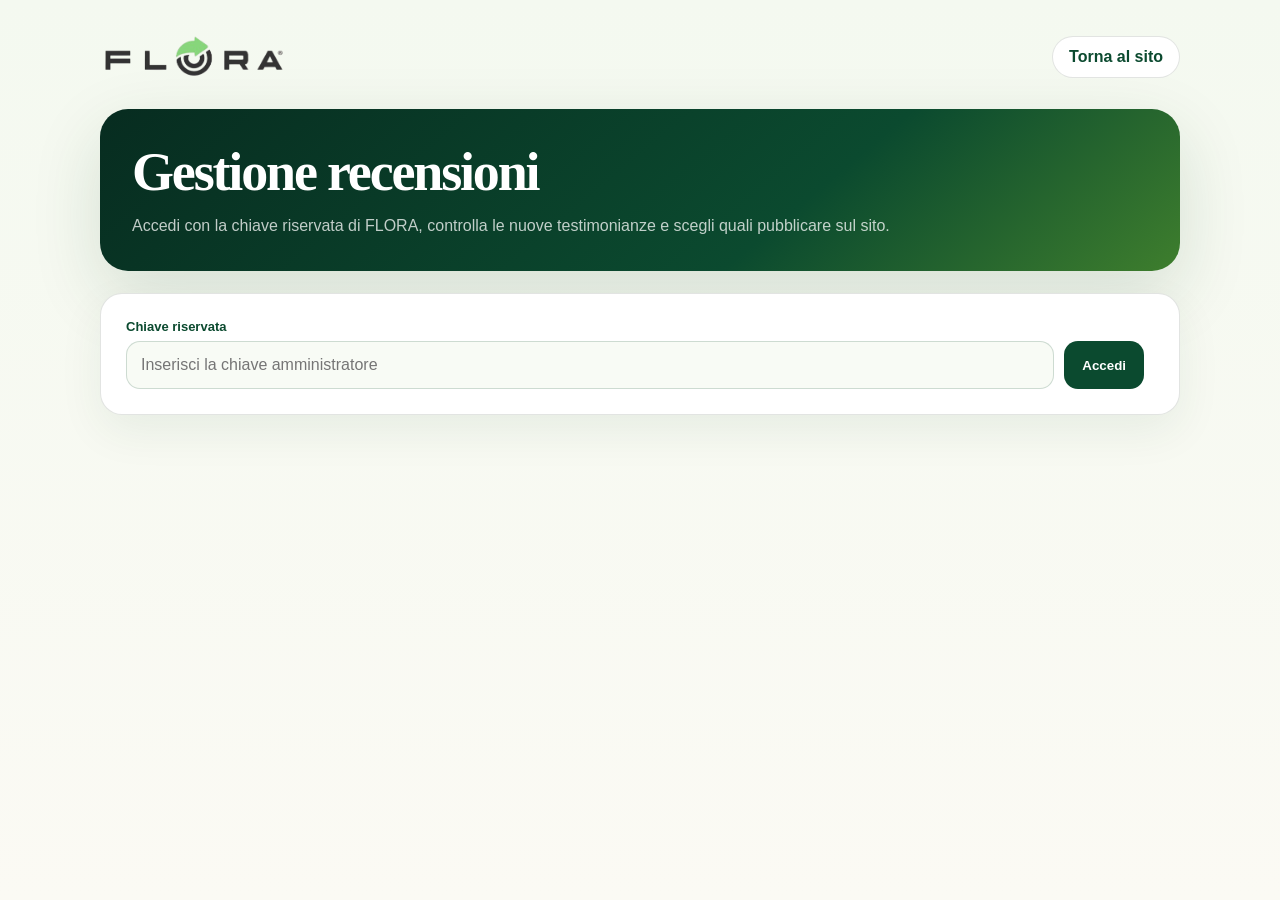
<file: admin-recensioni.html>
<!DOCTYPE html>
<html lang="it">
<head>
  <meta charset="UTF-8">
  <meta name="viewport" content="width=device-width, initial-scale=1.0">
  <meta name="robots" content="noindex,nofollow">
  <title>Gestione recensioni | FLORA</title>
  <style>
    :root{--green:#69bf45;--dark:#0b4a2f;--lime:#b8ef68;--cream:#fbfaf4;--sage:#edf6e8;--text:#102016;--muted:#647164;--line:rgba(16,32,22,.12);--danger:#a93434;--shadow:0 24px 70px rgba(18,68,38,.14)}
    *{box-sizing:border-box}body{margin:0;font-family:"Segoe UI",Arial,sans-serif;color:var(--text);background:linear-gradient(180deg,#f4f9f0,#fbfaf4);min-height:100vh}.container{width:min(1080px,calc(100% - 30px));margin:auto;padding:34px 0 70px}.header{display:flex;align-items:center;justify-content:space-between;gap:20px;margin-bottom:30px}.logo{height:45px}.home{padding:11px 16px;border-radius:999px;background:white;border:1px solid var(--line);color:var(--dark);font-weight:800;text-decoration:none}.hero{padding:32px;border-radius:28px;background:linear-gradient(140deg,#072c20,#0b4a2f 64%,#3e7e2d);color:white;box-shadow:var(--shadow);margin-bottom:22px}.hero h1{margin:0 0 10px;font-family:Georgia,"Times New Roman",serif;font-size:clamp(34px,5vw,54px);letter-spacing:-.04em}.hero p{margin:0;color:rgba(255,255,255,.75);line-height:1.65}.login,.toolbar,.empty,.review{background:white;border:1px solid var(--line);box-shadow:0 16px 45px rgba(18,68,38,.07)}.login{padding:25px;border-radius:22px;display:flex;gap:10px;align-items:end}.field{display:grid;gap:7px;flex:1}.field label{font-size:13px;font-weight:850;color:var(--dark)}input,select{min-height:48px;padding:0 14px;border:1px solid rgba(11,74,47,.18);border-radius:14px;background:#f8fbf5;font:inherit}.btn{min-height:48px;padding:0 18px;border:0;border-radius:14px;font-weight:900;cursor:pointer}.primary{background:var(--dark);color:white}.approve{background:var(--green);color:#082619}.reject{background:#fff0f0;color:var(--danger);border:1px solid rgba(169,52,52,.18)}.toolbar{display:none;padding:16px;border-radius:20px;margin:18px 0;align-items:center;justify-content:space-between;gap:12px}.toolbar.visible{display:flex}.toolbar-group{display:flex;gap:9px;align-items:center}.status{color:var(--muted);font-size:14px}.reviews{display:grid;gap:14px}.review{padding:24px;border-radius:22px}.review-head{display:flex;justify-content:space-between;gap:18px;align-items:flex-start}.review h2{margin:0;font-size:20px}.stars{color:#67a62f;letter-spacing:.1em}.review blockquote{margin:18px 0;color:#3f4d43;line-height:1.75;font-size:16px}.meta{font-size:12px;color:var(--muted)}.actions{display:flex;gap:9px;flex-wrap:wrap;margin-top:18px}.empty{display:none;padding:36px;text-align:center;border-radius:22px;color:var(--muted)}.empty.visible{display:block}.message{margin-top:12px;color:var(--danger);font-weight:700;font-size:14px}
    @media(max-width:620px){.container{width:calc(100% - 20px);padding-top:18px}.login{align-items:stretch;flex-direction:column}.toolbar,.toolbar.visible{align-items:stretch;flex-direction:column}.toolbar-group{flex-wrap:wrap}.review-head{flex-direction:column}.btn{width:100%}}
  </style>
</head>
<body>
  <main class="container">
    <header class="header"><img class="logo" src="./logo.png" alt="FLORA"><a class="home" href="index.html">Torna al sito</a></header>
    <section class="hero"><h1>Gestione recensioni</h1><p>Accedi con la chiave riservata di FLORA, controlla le nuove testimonianze e scegli quali pubblicare sul sito.</p></section>

    <section class="login" id="loginBox">
      <div class="field"><label for="adminToken">Chiave riservata</label><input id="adminToken" type="password" autocomplete="current-password" placeholder="Inserisci la chiave amministratore"></div>
      <button class="btn primary" id="loginButton" type="button">Accedi</button>
      <div class="message" id="loginMessage" role="status"></div>
    </section>

    <section class="toolbar" id="toolbar">
      <div class="toolbar-group"><strong>Recensioni</strong><select id="statusFilter"><option value="pending">In attesa</option><option value="approved">Pubblicate</option><option value="rejected">Rifiutate</option><option value="all">Tutte</option></select></div>
      <div class="toolbar-group"><span class="status" id="countLabel"></span><button class="btn primary" id="refreshButton" type="button">Aggiorna</button></div>
    </section>

    <div class="reviews" id="reviewsList"></div>
    <div class="empty" id="emptyState">Non ci sono recensioni in questa categoria.</div>
  </main>

  <script>
    const tokenInput=document.getElementById("adminToken");
    const loginButton=document.getElementById("loginButton");
    const loginMessage=document.getElementById("loginMessage");
    const toolbar=document.getElementById("toolbar");
    const statusFilter=document.getElementById("statusFilter");
    const refreshButton=document.getElementById("refreshButton");
    const reviewsList=document.getElementById("reviewsList");
    const emptyState=document.getElementById("emptyState");
    const countLabel=document.getElementById("countLabel");
    let adminToken=sessionStorage.getItem("floraReviewsToken")||"";

    function formatDate(value){if(!value)return "";const normalized=value.includes("T")?value:value.replace(" ","T")+"Z";return new Intl.DateTimeFormat("it-IT",{dateStyle:"medium",timeStyle:"short"}).format(new Date(normalized))}
    function authHeaders(){return {"Authorization":`Bearer ${adminToken}`,"Content-Type":"application/json"}}

    function renderReviews(items){
      reviewsList.replaceChildren();
      emptyState.classList.toggle("visible",items.length===0);
      countLabel.textContent=`${items.length} recension${items.length===1?"e":"i"}`;
      items.forEach(item=>{
        const card=document.createElement("article");card.className="review";
        const head=document.createElement("div");head.className="review-head";
        const title=document.createElement("h2");title.textContent=item.name;
        const stars=document.createElement("div");stars.className="stars";stars.textContent="★".repeat(item.rating)+"☆".repeat(5-item.rating);
        head.append(title,stars);
        const quote=document.createElement("blockquote");quote.textContent=item.review;
        const meta=document.createElement("div");meta.className="meta";meta.textContent=`Ricevuta il ${formatDate(item.created_at)} · Stato: ${item.status}`;
        const actions=document.createElement("div");actions.className="actions";
        if(item.status!=="approved")actions.append(makeAction("Approva e pubblica","approve","approve",item.id));
        if(item.status!=="rejected")actions.append(makeAction("Rifiuta","reject","reject",item.id));
        card.append(head,quote,meta,actions);reviewsList.append(card);
      });
    }

    function makeAction(label,className,action,id){const button=document.createElement("button");button.type="button";button.className=`btn ${className}`;button.textContent=label;button.addEventListener("click",()=>moderate(id,action));return button}

    async function loadReviews(){
      loginMessage.textContent="";
      try{
        const response=await fetch(`/api/admin/reviews?status=${encodeURIComponent(statusFilter.value)}`,{headers:authHeaders()});
        if(response.status===401)throw new Error("Chiave non corretta.");
        if(!response.ok)throw new Error("Impossibile caricare le recensioni.");
        const data=await response.json();
        sessionStorage.setItem("floraReviewsToken",adminToken);toolbar.classList.add("visible");renderReviews(data.reviews);
      }catch(error){toolbar.classList.remove("visible");reviewsList.replaceChildren();emptyState.classList.remove("visible");loginMessage.textContent=error.message}
    }

    async function moderate(id,action){
      const response=await fetch(`/api/admin/reviews/${id}`,{method:"PATCH",headers:authHeaders(),body:JSON.stringify({action})});
      if(!response.ok){alert("Operazione non riuscita. Aggiorna la pagina e riprova.");return}await loadReviews();
    }

    loginButton.addEventListener("click",()=>{adminToken=tokenInput.value.trim();loadReviews()});
    tokenInput.addEventListener("keydown",event=>{if(event.key==="Enter"){adminToken=tokenInput.value.trim();loadReviews()}});
    statusFilter.addEventListener("change",loadReviews);refreshButton.addEventListener("click",loadReviews);
    if(adminToken){tokenInput.value=adminToken;loadReviews()}
  </script>
</body>
</html>
</file>
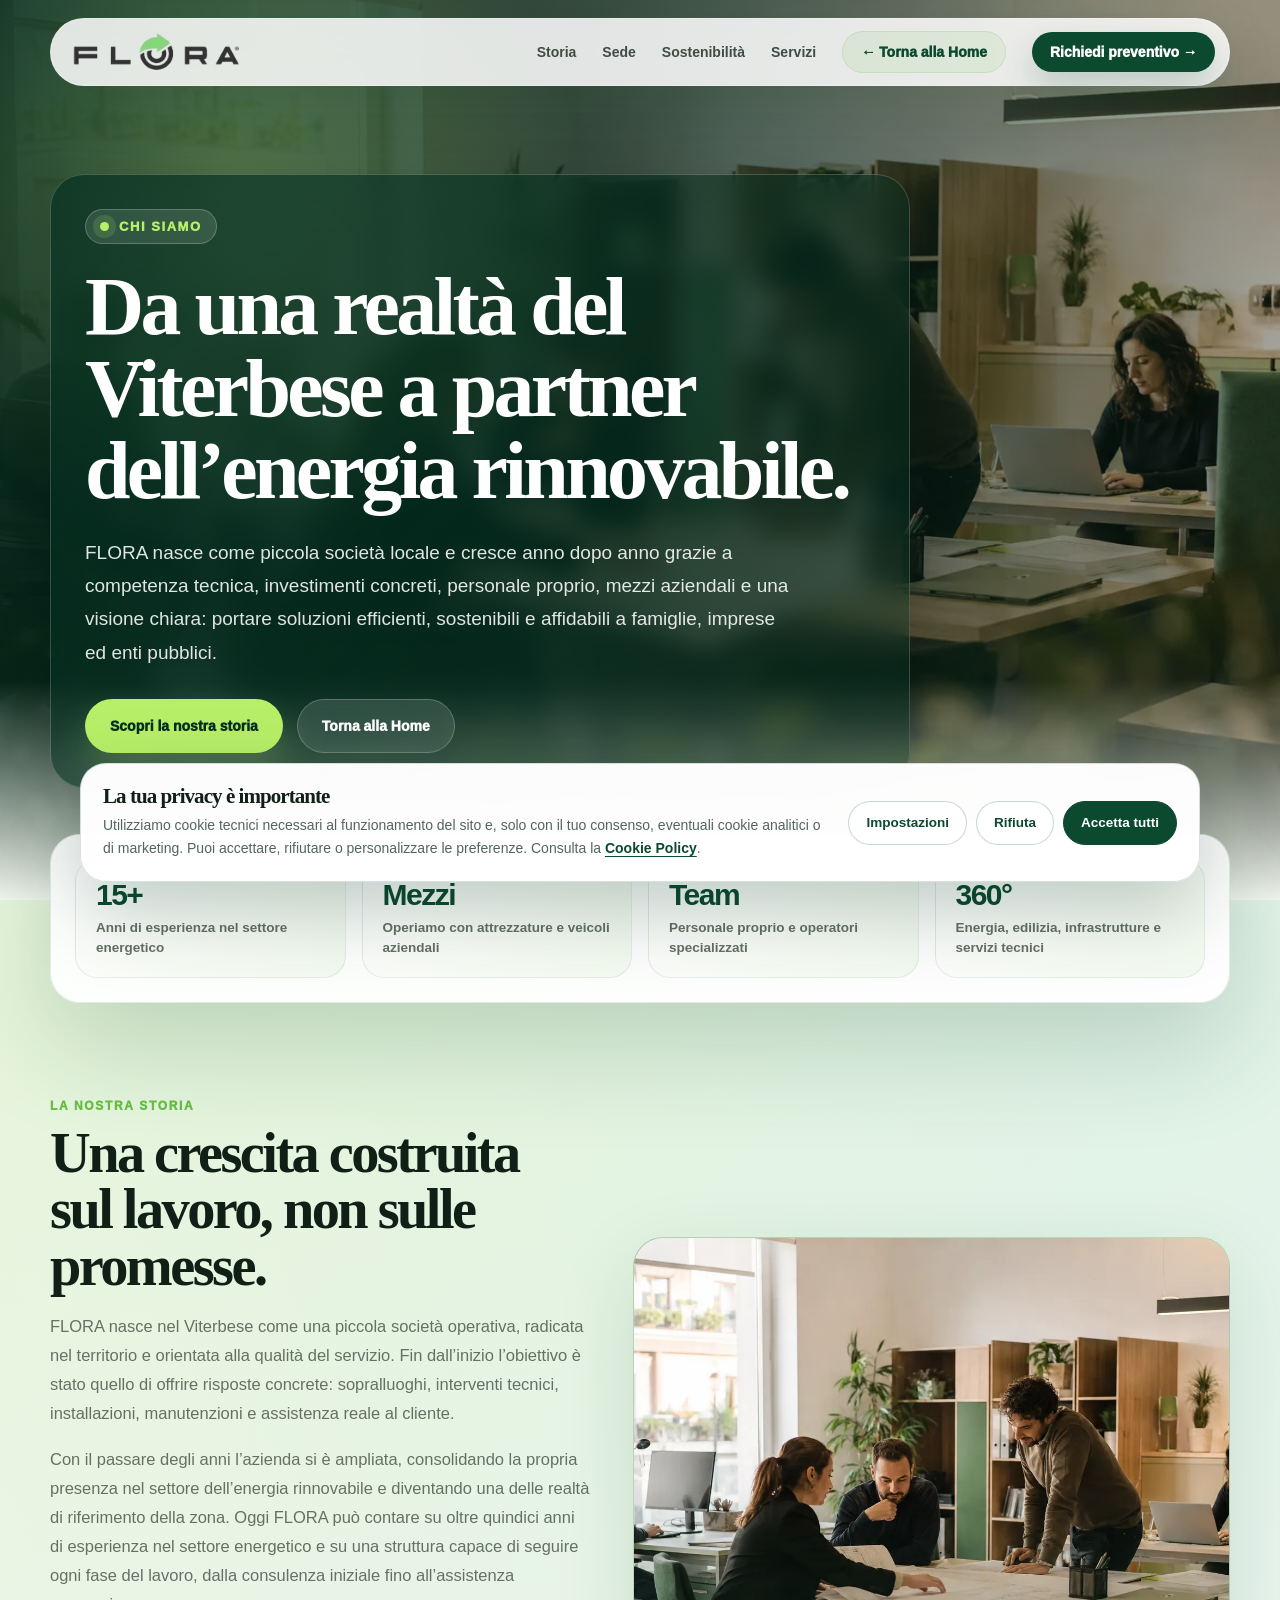
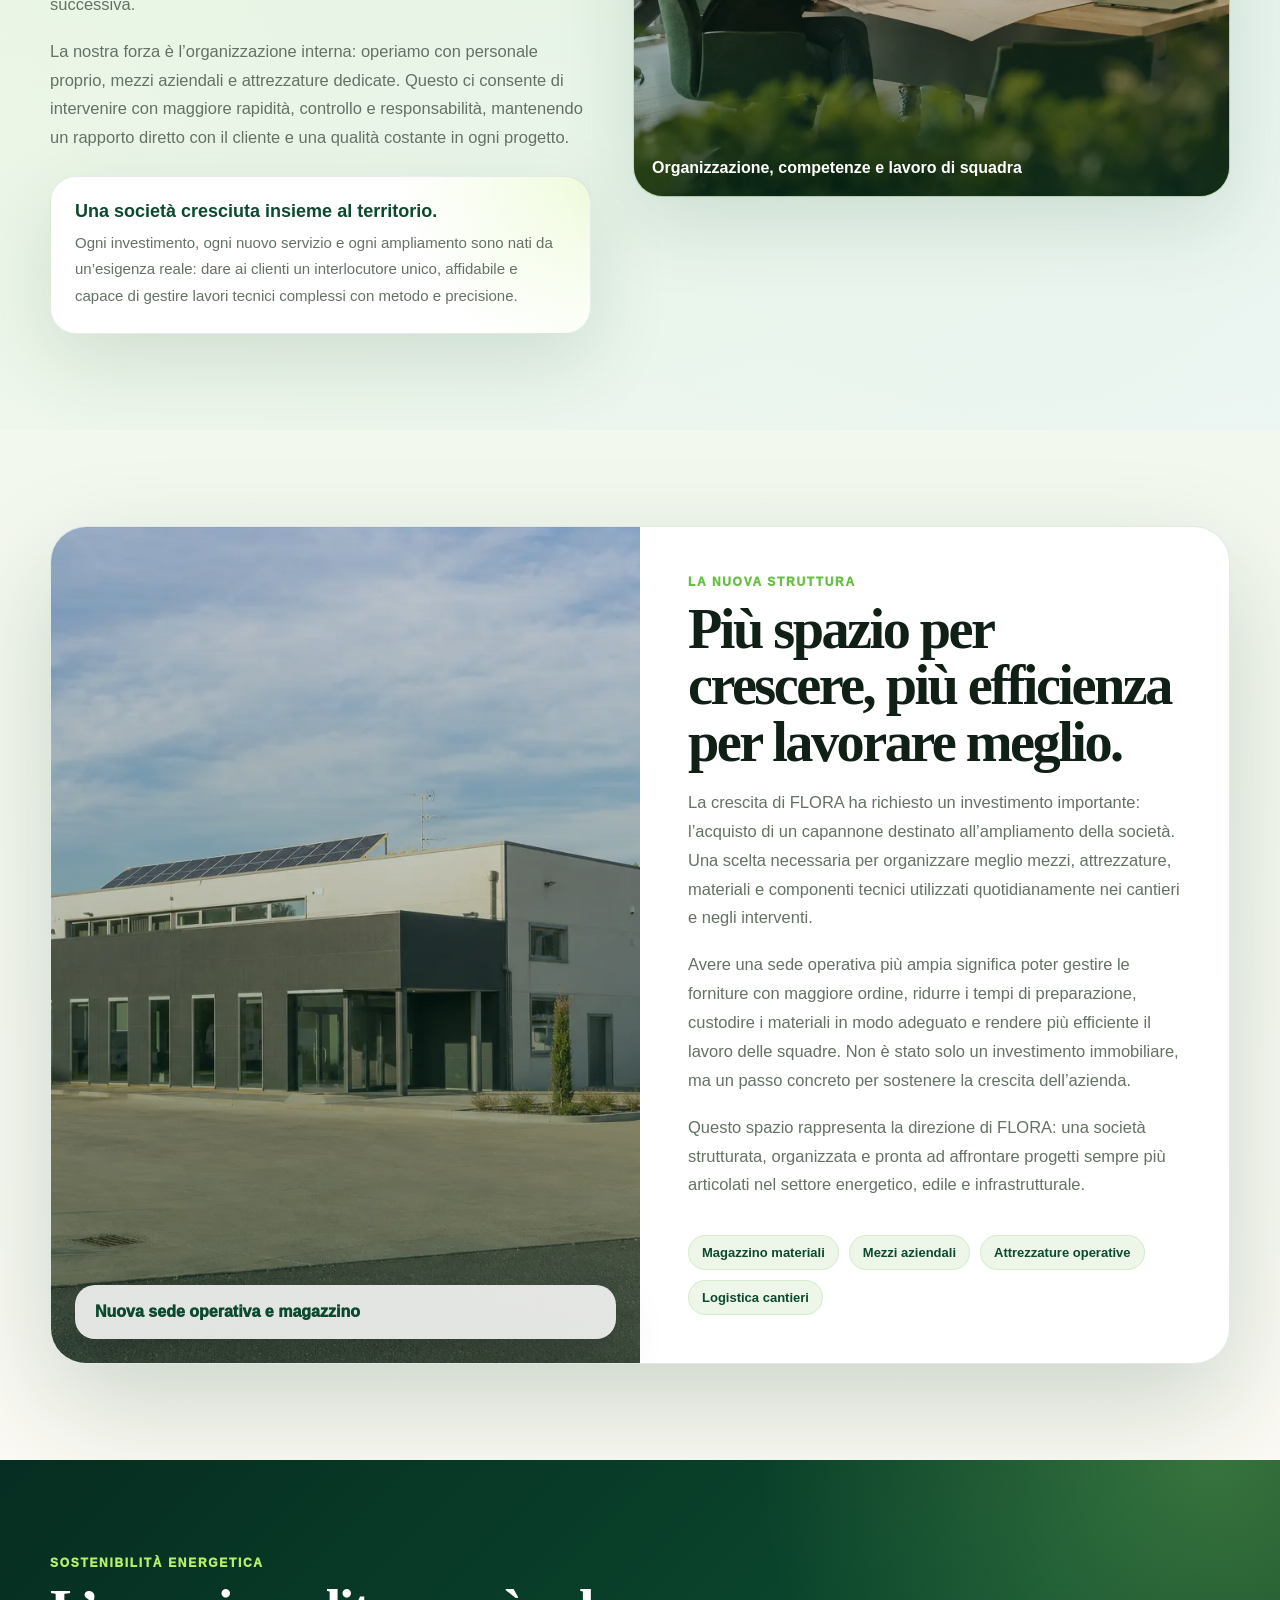
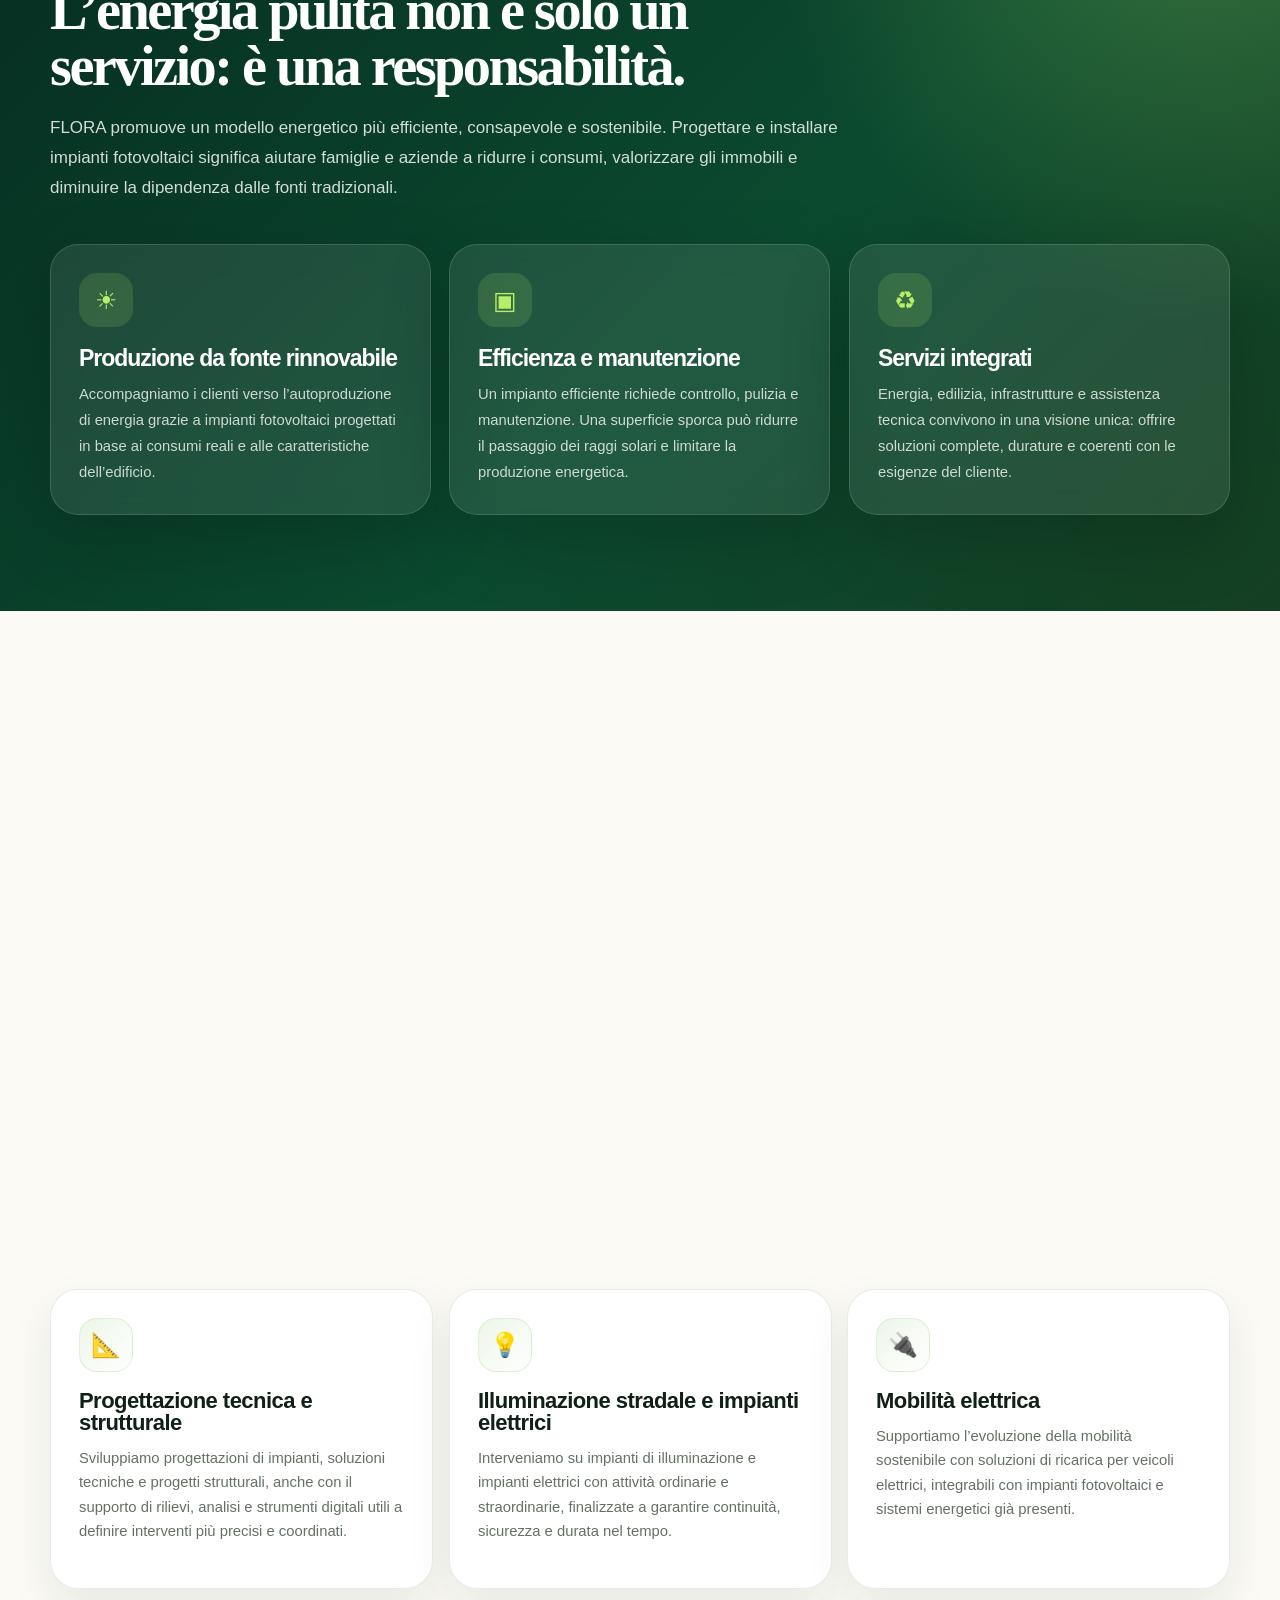
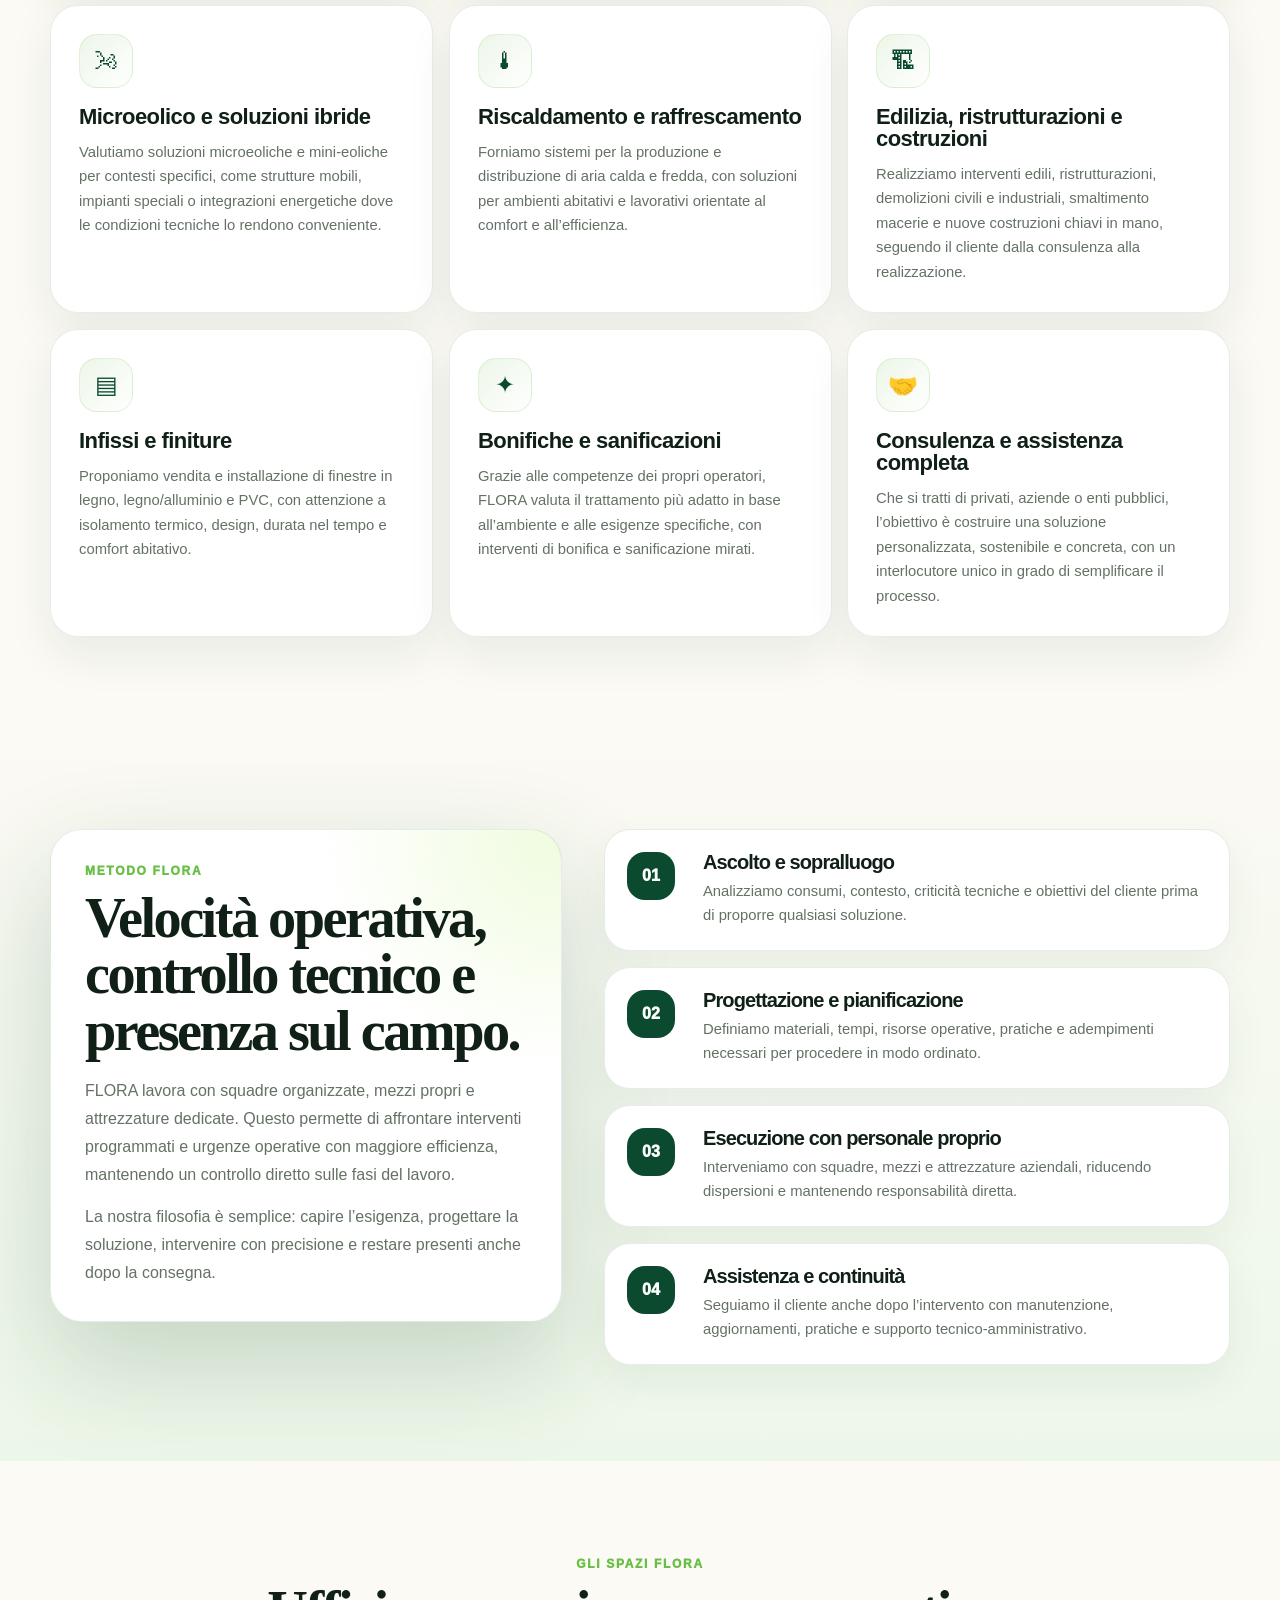
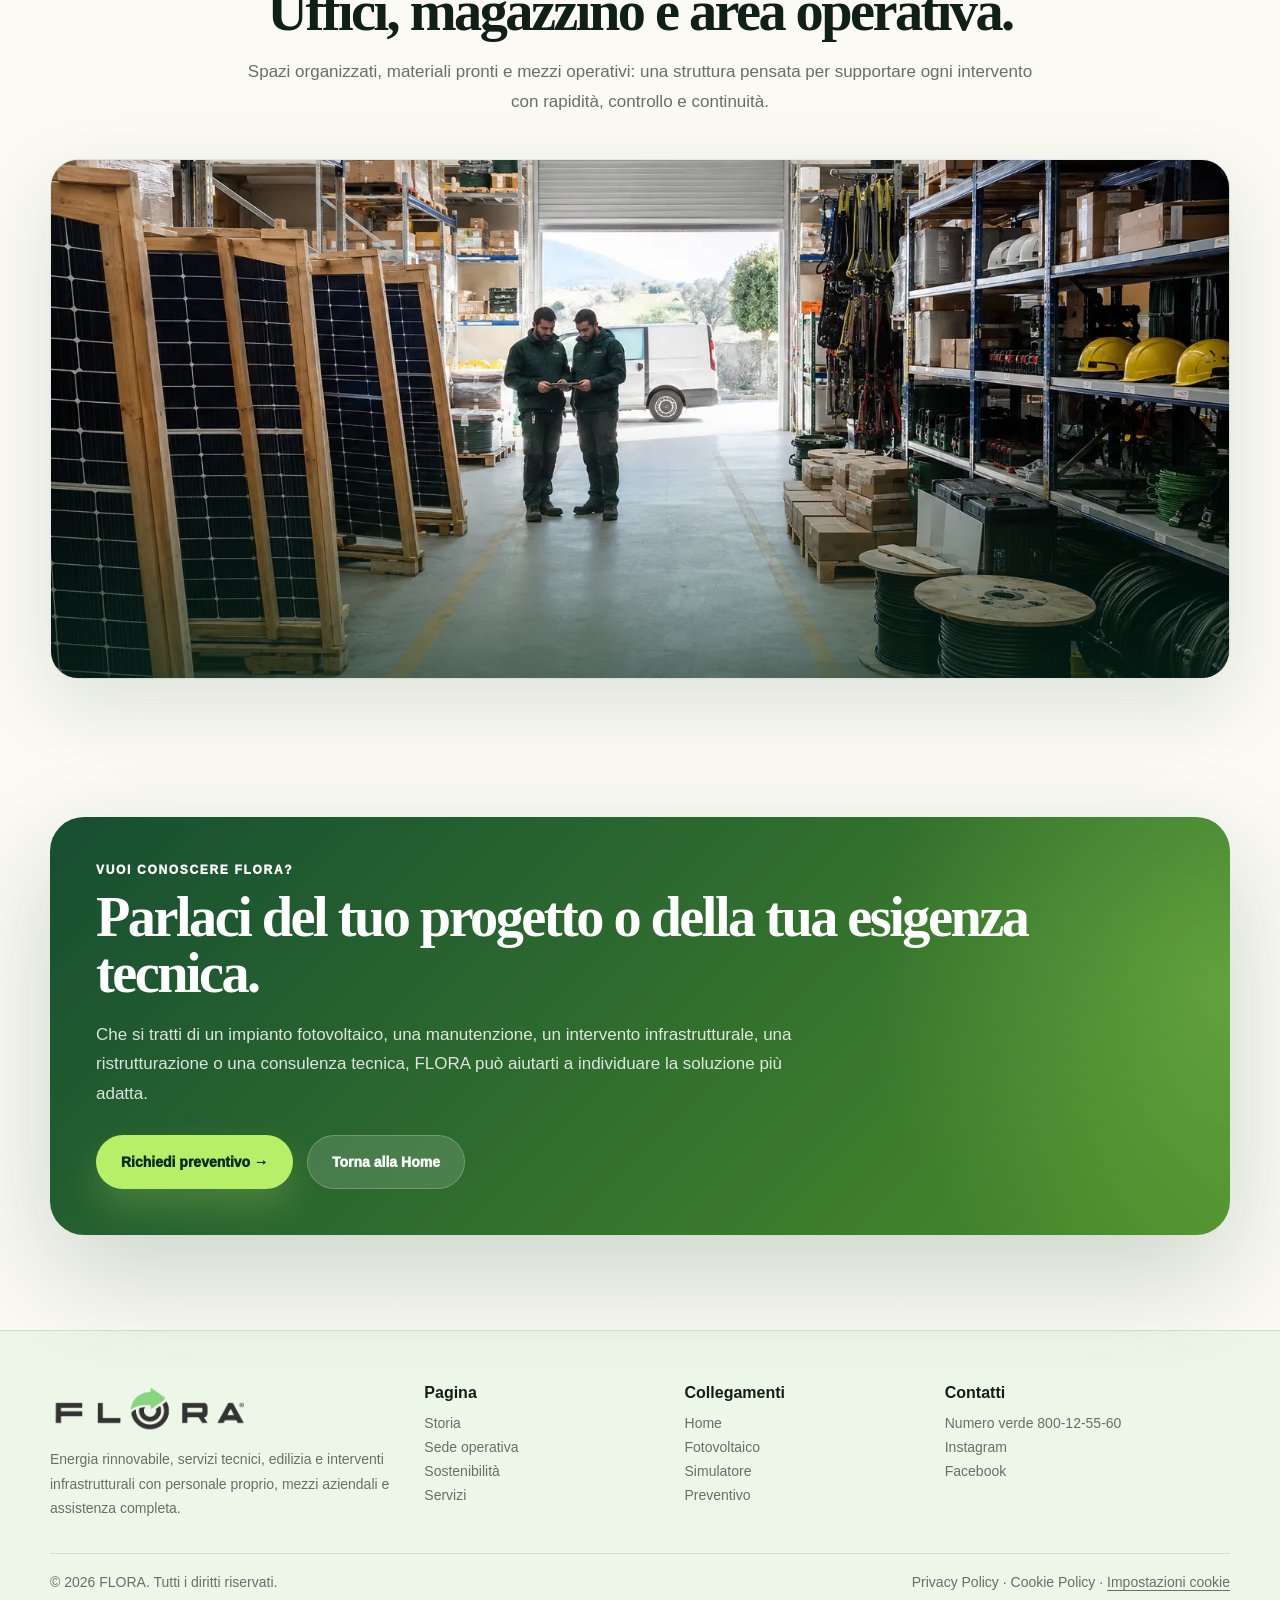
<file: chisiamo.html>
<!DOCTYPE html>
<html lang="it">
<head>
  <meta charset="UTF-8" />
  <meta name="viewport" content="width=device-width, initial-scale=1.0" />

  <title>Chi siamo | FLORA</title>
  <meta name="description" content="Scopri la storia di FLORA: società nata nel Viterbese e cresciuta nel settore dell'energia rinnovabile, dell'efficientamento, dei servizi tecnici e del ripristino infrastrutturale." />
  <link rel="stylesheet" href="./privacy-cookie.css">

  <style>
    :root {
      --green: #69bf45;
      --green-dark: #0b4a2f;
      --green-deep: #052f21;
      --lime: #b8ef68;
      --cream: #fbfaf4;
      --sage: #edf6e8;
      --white: #ffffff;
      --text: #102016;
      --muted: #647164;
      --line: rgba(16, 32, 22, 0.12);
      --shadow: 0 26px 80px rgba(18, 68, 38, 0.13);
      --shadow-strong: 0 40px 110px rgba(18, 68, 38, 0.20);
      --max: 1180px;
    }

    * {
      box-sizing: border-box;
      margin: 0;
      padding: 0;
    }

    html {
      scroll-behavior: smooth;
      -webkit-text-size-adjust: 100%;
    }

    body {
      font-family: "Segoe UI", Arial, Helvetica, sans-serif;
      color: var(--text);
      background:
        radial-gradient(circle at 8% 2%, rgba(184, 239, 104, 0.28), transparent 28%),
        radial-gradient(circle at 92% 12%, rgba(180, 225, 255, 0.28), transparent 30%),
        linear-gradient(180deg, #fbfaf4 0%, #f3f8ef 36%, #fbfaf4 100%);
      overflow-x: hidden;
    }

    a {
      color: inherit;
      text-decoration: none;
    }

    button,
    input,
    textarea {
      font: inherit;
    }

    img {
      max-width: 100%;
      display: block;
    }

    .container {
      width: min(var(--max), calc(100% - 40px));
      margin: 0 auto;
    }

    h1,
    h2,
    h3 {
      color: var(--text);
      letter-spacing: -0.045em;
      line-height: 1;
    }

    h1,
    h2 {
      font-family: Georgia, "Times New Roman", serif;
      font-weight: 600;
    }

    h1 {
      font-size: clamp(50px, 6.4vw, 92px);
      max-width: 800px;
      margin-bottom: 24px;
      color: white;
      text-wrap: balance;
    }

    h2 {
      font-size: clamp(36px, 4.4vw, 62px);
      margin-bottom: 18px;
    }

    h3 {
      font-size: 23px;
      font-weight: 850;
    }

    p {
      line-height: 1.75;
    }

    .reveal {
      opacity: 0;
      transform: translateY(42px) scale(0.985);
      filter: blur(8px);
      transition:
        opacity 0.9s cubic-bezier(.2,.8,.2,1),
        transform 0.9s cubic-bezier(.2,.8,.2,1),
        filter 0.9s cubic-bezier(.2,.8,.2,1);
      transition-delay: var(--delay, 0ms);
      will-change: opacity, transform, filter;
    }

    .reveal.visible {
      opacity: 1;
      transform: translateY(0) scale(1);
      filter: blur(0);
    }

    .reveal-left {
      transform: translateX(-44px) scale(0.985);
    }

    .reveal-right {
      transform: translateX(44px) scale(0.985);
    }

    .reveal-left.visible,
    .reveal-right.visible {
      transform: translateX(0) scale(1);
    }

    .site-header {
      position: fixed;
      top: 18px;
      left: 0;
      width: 100%;
      z-index: 1000;
      pointer-events: none;
    }

    .nav {
      pointer-events: all;
      width: min(var(--max), calc(100% - 40px));
      margin: 0 auto;
      display: flex;
      align-items: center;
      justify-content: space-between;
      gap: 22px;
      padding: 12px 14px 12px 18px;
      border: 1px solid rgba(255, 255, 255, 0.26);
      border-radius: 999px;
      background: rgba(255, 255, 255, 0.86);
      backdrop-filter: blur(22px);
      box-shadow: 0 18px 55px rgba(25, 68, 35, 0.12);
    }

    .logo {
      display: flex;
      align-items: center;
      gap: 10px;
      flex: 0 0 auto;
    }

    .logo-image {
      height: 42px;
      width: auto;
      object-fit: contain;
    }

    .nav-links {
      display: flex;
      align-items: center;
      gap: 26px;
      color: #3f4d43;
      font-size: 14px;
      font-weight: 850;
    }

    .nav-links a:hover {
      color: var(--green-dark);
    }

    .nav-cta {
      padding: 12px 18px;
      border-radius: 999px;
      background: var(--green-dark);
      color: white !important;
      font-weight: 950;
      box-shadow: 0 16px 34px rgba(11, 74, 47, 0.22);
    }

    .home-link {
      display: inline-flex;
      align-items: center;
      gap: 8px;
      padding: 12px 18px;
      border-radius: 999px;
      background: rgba(105, 191, 69, 0.10);
      color: var(--green-dark) !important;
      font-weight: 950;
      border: 1px solid rgba(105, 191, 69, 0.20);
    }

    .menu-btn {
      display: none;
      width: 42px;
      height: 42px;
      border: 1px solid var(--line);
      background: var(--white);
      color: var(--text);
      border-radius: 50%;
      font-size: 22px;
      cursor: pointer;
    }

    .hero {
      position: relative;
      min-height: 100vh;
      padding: 158px 0 96px;
      display: flex;
      align-items: center;
      overflow: hidden;
      background:
        linear-gradient(90deg, rgba(5, 47, 33, 0.90) 0%, rgba(5, 47, 33, 0.72) 42%, rgba(5, 47, 33, 0.22) 100%),
        url("./flora-uffici-team.webp") center/cover;
    }

    .hero::before {
      content: "";
      position: absolute;
      inset: 0;
      background:
        radial-gradient(circle at 18% 22%, rgba(184, 239, 104, 0.28), transparent 28%),
        linear-gradient(180deg, rgba(0,0,0,0.12), rgba(0,0,0,0.22));
      z-index: 0;
    }

    .hero::after {
      content: "";
      position: absolute;
      left: 0;
      right: 0;
      bottom: 0;
      height: 220px;
      background: linear-gradient(180deg, transparent, #f3f8ef);
      z-index: 0;
    }

    .hero-content {
      position: relative;
      z-index: 1;
      max-width: 860px;
      padding: 34px;
      border-radius: 34px;
      background: linear-gradient(135deg, rgba(5, 47, 33, 0.72), rgba(5, 47, 33, 0.34));
      border: 1px solid rgba(255, 255, 255, 0.18);
      box-shadow: 0 34px 95px rgba(0, 0, 0, 0.24);
      backdrop-filter: blur(12px);
    }

    .eyebrow {
      display: inline-flex;
      align-items: center;
      gap: 10px;
      padding: 9px 14px;
      border-radius: 999px;
      background: rgba(255, 255, 255, 0.12);
      border: 1px solid rgba(255, 255, 255, 0.22);
      color: var(--lime);
      font-size: 13px;
      font-weight: 950;
      text-transform: uppercase;
      letter-spacing: 0.12em;
      margin-bottom: 22px;
    }

    .eyebrow span {
      width: 9px;
      height: 9px;
      background: var(--lime);
      border-radius: 50%;
      box-shadow: 0 0 0 7px rgba(184, 239, 104, 0.14);
    }

    .hero-text {
      font-size: 19px;
      color: rgba(255, 255, 255, 0.88);
      max-width: 710px;
      margin-bottom: 30px;
    }

    .hero-actions {
      display: flex;
      flex-wrap: wrap;
      gap: 14px;
    }

    .btn {
      min-height: 54px;
      padding: 0 24px;
      display: inline-flex;
      align-items: center;
      justify-content: center;
      border-radius: 999px;
      border: 1px solid transparent;
      font-weight: 950;
      font-size: 14px;
      cursor: pointer;
      transition: 0.25s ease;
      text-align: center;
    }

    .btn-primary {
      background: var(--lime);
      color: #052f21;
      box-shadow: 0 18px 36px rgba(184, 239, 104, 0.22);
    }

    .btn-primary:hover,
    .btn-secondary:hover {
      transform: translateY(-3px);
    }

    .btn-secondary {
      background: rgba(255, 255, 255, 0.14);
      border-color: rgba(255, 255, 255, 0.22);
      color: white;
      backdrop-filter: blur(12px);
    }

    .hero-card-strip {
      position: relative;
      z-index: 2;
      margin-top: -66px;
    }

    .stats-card {
      display: grid;
      grid-template-columns: repeat(4, 1fr);
      gap: 16px;
      padding: 24px;
      border-radius: 30px;
      background: rgba(255, 255, 255, 0.92);
      border: 1px solid rgba(11, 74, 47, 0.11);
      box-shadow: var(--shadow-strong);
      backdrop-filter: blur(16px);
    }

    .stat {
      padding: 20px;
      border-radius: 22px;
      background: linear-gradient(135deg, #ffffff, #f3faef);
      border: 1px solid rgba(11, 74, 47, 0.09);
    }

    .stat strong {
      display: block;
      color: var(--green-dark);
      font-size: 30px;
      line-height: 1;
      letter-spacing: -0.05em;
      margin-bottom: 8px;
    }

    .stat span {
      color: var(--muted);
      font-size: 13.5px;
      line-height: 1.45;
      font-weight: 700;
    }

    section {
      position: relative;
      padding: 96px 0;
    }

    .section-head {
      max-width: 800px;
      margin-bottom: 42px;
    }

    .section-head.center {
      text-align: center;
      margin-left: auto;
      margin-right: auto;
    }

    .section-label {
      color: var(--green);
      text-transform: uppercase;
      font-size: 12px;
      letter-spacing: 0.14em;
      font-weight: 950;
      margin-bottom: 12px;
    }

    .section-head p,
    .lead {
      color: var(--muted);
      font-size: 17px;
    }

    .story-grid {
      display: grid;
      grid-template-columns: 0.95fr 1.05fr;
      gap: 42px;
      align-items: center;
    }

    .story-copy p {
      color: var(--muted);
      margin-bottom: 18px;
      font-size: 16.5px;
    }

    .highlight-box {
      margin-top: 24px;
      padding: 24px;
      border-radius: 26px;
      background:
        radial-gradient(circle at 100% 0%, rgba(184,239,104,0.22), transparent 34%),
        #ffffff;
      border: 1px solid rgba(11, 74, 47, 0.10);
      box-shadow: var(--shadow);
    }

    .highlight-box strong {
      display: block;
      color: var(--green-dark);
      font-size: 18px;
      margin-bottom: 8px;
    }

    .highlight-box p {
      margin: 0;
      font-size: 15px;
    }

    .photo-stack {
      display: block;
    }

    .photo-tile {
      min-height: 280px;
      border-radius: 30px;
      overflow: hidden;
      position: relative;
      background:
        linear-gradient(135deg, rgba(11,74,47,0.14), rgba(184,239,104,0.18)),
        #dcebd5;
      border: 1px solid rgba(11, 74, 47, 0.10);
      box-shadow: var(--shadow);
    }

    .photo-tile.tall {
      min-height: 560px;
    }

    .photo-tile img {
      width: 100%;
      height: 100%;
      object-fit: cover;
      position: absolute;
      inset: 0;
    }

    .photo-tile::after {
      content: "";
      position: absolute;
      inset: 0;
      background: linear-gradient(180deg, transparent 45%, rgba(5, 47, 33, 0.64));
      z-index: 1;
    }

    .photo-caption {
      position: absolute;
      left: 18px;
      right: 18px;
      bottom: 18px;
      z-index: 2;
      color: white;
      font-weight: 900;
      line-height: 1.25;
      text-shadow: 0 10px 26px rgba(0,0,0,0.22);
    }

    .image-fallback::before {
      content: "Immagine uffici FLORA";
      position: absolute;
      inset: 0;
      display: grid;
      place-items: center;
      color: rgba(11, 74, 47, 0.56);
      font-weight: 950;
      letter-spacing: -0.02em;
      text-align: center;
      padding: 30px;
      z-index: 0;
    }

    .investment-section {
      background: linear-gradient(180deg, #f3f8ef, #fbfaf4);
    }

    .investment-card {
      display: grid;
      grid-template-columns: 1fr 1fr;
      overflow: hidden;
      border-radius: 36px;
      background: #ffffff;
      border: 1px solid rgba(11, 74, 47, 0.12);
      box-shadow: var(--shadow-strong);
    }

    .investment-media {
      min-height: 560px;
      position: relative;
      background:
        linear-gradient(180deg, rgba(5, 47, 33, 0.05), rgba(5, 47, 33, 0.55)),
        url("./flora-nuova-sede.webp") center/cover;
    }

    .investment-media::after {
      content: "Nuova sede operativa e magazzino";
      position: absolute;
      left: 24px;
      right: 24px;
      bottom: 24px;
      padding: 18px 20px;
      border-radius: 20px;
      background: rgba(255,255,255,0.86);
      color: var(--green-dark);
      font-weight: 950;
      box-shadow: 0 22px 50px rgba(0,0,0,0.18);
      backdrop-filter: blur(14px);
    }

    .investment-copy {
      padding: 48px;
      display: flex;
      flex-direction: column;
      justify-content: center;
    }

    .investment-copy p {
      color: var(--muted);
      margin-bottom: 18px;
      font-size: 16.5px;
    }

    .pill-row {
      display: flex;
      flex-wrap: wrap;
      gap: 10px;
      margin-top: 18px;
    }

    .pill-row span {
      padding: 9px 13px;
      border-radius: 999px;
      background: var(--sage);
      border: 1px solid rgba(105,191,69,0.18);
      color: var(--green-dark);
      font-size: 13px;
      font-weight: 900;
    }

    .sustainability {
      background:
        radial-gradient(circle at 95% 0%, rgba(184,239,104,0.25), transparent 32%),
        linear-gradient(135deg, #062d21, #0b4a2f 58%, #153f22);
      color: white;
      overflow: hidden;
    }

    .sustainability h2,
    .sustainability h3 {
      color: white;
    }

    .sustainability .section-label {
      color: var(--lime);
    }

    .sustainability .lead {
      color: rgba(255,255,255,0.82);
      max-width: 820px;
    }

    .values-grid {
      display: grid;
      grid-template-columns: repeat(3, 1fr);
      gap: 18px;
      margin-top: 36px;
    }

    .value-card {
      min-height: 250px;
      padding: 28px;
      border-radius: 28px;
      background: rgba(255, 255, 255, 0.09);
      border: 1px solid rgba(255, 255, 255, 0.14);
      box-shadow: 0 24px 70px rgba(0,0,0,0.18);
      backdrop-filter: blur(14px);
    }

    .value-icon {
      width: 54px;
      height: 54px;
      border-radius: 18px;
      display: grid;
      place-items: center;
      background: rgba(184, 239, 104, 0.14);
      color: var(--lime);
      font-size: 25px;
      margin-bottom: 20px;
    }

    .value-card p {
      color: rgba(255,255,255,0.78);
      font-size: 14.8px;
      margin-top: 12px;
    }

    .services-section {
      background: #fbfaf4;
    }

    .services-grid {
      display: grid;
      grid-template-columns: repeat(3, 1fr);
      gap: 16px;
    }

    .service-card {
      min-height: 300px;
      padding: 28px;
      border-radius: 28px;
      background: white;
      border: 1px solid rgba(11, 74, 47, 0.10);
      box-shadow: 0 18px 45px rgba(18, 68, 38, 0.08);
      transition: 0.28s ease;
    }

    .service-card:hover {
      transform: translateY(-6px);
      box-shadow: 0 30px 70px rgba(18, 68, 38, 0.13);
    }

    .service-icon {
      width: 54px;
      height: 54px;
      border-radius: 18px;
      background: linear-gradient(135deg, var(--sage), white);
      color: var(--green-dark);
      display: grid;
      place-items: center;
      font-size: 24px;
      margin-bottom: 18px;
      border: 1px solid rgba(105,191,69,0.18);
    }

    .service-card h3 {
      font-size: 22px;
      margin-bottom: 12px;
      letter-spacing: -0.025em;
    }

    .service-card p {
      color: var(--muted);
      font-size: 14.8px;
      line-height: 1.65;
    }

    .operations-section {
      background: linear-gradient(180deg, #fbfaf4, #edf7e9);
    }

    .operations-grid {
      display: grid;
      grid-template-columns: 0.9fr 1.1fr;
      gap: 42px;
      align-items: start;
    }

    .operator-card {
      position: sticky;
      top: 120px;
      padding: 34px;
      border-radius: 32px;
      background:
        radial-gradient(circle at 100% 0%, rgba(184,239,104,0.22), transparent 34%),
        #ffffff;
      border: 1px solid rgba(11, 74, 47, 0.10);
      box-shadow: var(--shadow-strong);
    }

    .operator-card p {
      color: var(--muted);
      margin-top: 14px;
    }

    .timeline {
      display: grid;
      gap: 16px;
    }

    .timeline-item {
      display: grid;
      grid-template-columns: 58px 1fr;
      gap: 18px;
      padding: 22px;
      border-radius: 26px;
      background: white;
      border: 1px solid rgba(11, 74, 47, 0.10);
      box-shadow: 0 16px 42px rgba(18,68,38,0.06);
    }

    .timeline-num {
      width: 48px;
      height: 48px;
      border-radius: 18px;
      background: var(--green-dark);
      color: white;
      display: grid;
      place-items: center;
      font-weight: 950;
    }

    .timeline-item h3 {
      font-size: 20px;
      margin-bottom: 8px;
    }

    .timeline-item p {
      color: var(--muted);
      font-size: 14.8px;
      line-height: 1.62;
    }

    .gallery-section {
      background: #fbfaf4;
    }

    .gallery-grid {
      display: block;
    }

    .gallery-item {
      position: relative;
      overflow: hidden;
      border-radius: 28px;
      background: linear-gradient(135deg, #e6f2df, #ffffff);
      border: 1px solid rgba(11, 74, 47, 0.10);
      box-shadow: var(--shadow);
      min-height: 520px;
    }

    .gallery-item img {
      width: 100%;
      height: 100%;
      object-fit: cover;
      object-position: center;
      position: absolute;
      inset: 0;
    }

    .gallery-item::after {
      content: "";
      position: absolute;
      inset: 0;
      background: linear-gradient(180deg, transparent 50%, rgba(5, 47, 33, 0.55));
      pointer-events: none;
    }

    .cta-section {
      background: #fbfaf4;
      padding-top: 42px;
    }

    .cta-card {
      border-radius: 34px;
      padding: 46px;
      background:
        radial-gradient(circle at 100% 40%, rgba(184,239,104,0.28), transparent 30%),
        linear-gradient(135deg, #164e31, #4a8d2b);
      color: white;
      position: relative;
      overflow: hidden;
      box-shadow: var(--shadow-strong);
    }

    .cta-card .section-label,
    .cta-card h2 {
      color: white;
    }

    .cta-card p {
      color: rgba(255,255,255,0.84);
      margin-bottom: 26px;
      max-width: 740px;
      font-size: 17px;
    }

    .footer {
      background: #edf7e8;
      border-top: 1px solid rgba(11, 74, 47, 0.12);
      padding: 54px 0 36px;
      color: var(--muted);
      font-size: 14px;
    }

    .footer-grid {
      display: grid;
      grid-template-columns: 1.2fr 0.8fr 0.8fr 1fr;
      gap: 32px;
      margin-bottom: 32px;
    }

    .footer h3 {
      font-size: 16px;
      margin-bottom: 14px;
      letter-spacing: 0;
    }

    .footer-links {
      display: grid;
      gap: 8px;
    }

    .footer-brand .logo {
      margin-bottom: 14px;
    }

    .footer-brand .logo-image {
      height: 48px;
    }

    .footer-bottom {
      border-top: 1px solid rgba(11, 74, 47, 0.12);
      padding-top: 20px;
      display: flex;
      justify-content: space-between;
      gap: 20px;
      flex-wrap: wrap;
    }

    @media (max-width: 980px) {
      .container {
        width: min(100% - 32px, var(--max));
      }

      .site-header {
        top: 12px;
      }

      .nav {
        width: min(100% - 24px, var(--max));
      }

      .nav-links {
        display: none;
        position: absolute;
        left: 12px;
        right: 12px;
        top: 68px;
        flex-direction: column;
        align-items: stretch;
        gap: 4px;
        background: rgba(255, 255, 255, 0.98);
        border: 1px solid rgba(11, 74, 47, 0.14);
        border-radius: 26px;
        padding: 14px;
        box-shadow: 0 24px 60px rgba(31, 80, 42, 0.16);
      }

      .nav-links.active {
        display: flex;
      }

      .nav-links a {
        padding: 13px 14px;
        border-radius: 16px;
        font-size: 15px;
      }

      .menu-btn {
        display: block;
      }

      .hero {
        min-height: auto;
        padding: 128px 0 90px;
      }

      .hero-content {
        max-width: 100%;
      }

      .stats-card,
      .values-grid,
      .services-grid,
      .footer-grid {
        grid-template-columns: repeat(2, 1fr);
      }

      .story-grid,
      .investment-card,
      .operations-grid {
        grid-template-columns: 1fr;
      }

      .operator-card {
        position: relative;
        top: auto;
      }

      .investment-media {
        min-height: 420px;
      }

    }

    @media (max-width: 640px) {
      .container {
        width: min(100% - 24px, var(--max));
      }

      .nav {
        width: calc(100% - 20px);
        border-radius: 22px;
      }

      .logo-image {
        height: 36px;
      }

      .hero {
        padding: 118px 0 78px;
        background-position: center;
      }

      .hero-content {
        padding: 24px;
        border-radius: 28px;
      }

      h1 {
        font-size: 42px;
      }

      h2 {
        font-size: 34px;
      }

      .hero-text,
      .section-head p,
      .lead {
        font-size: 16px;
      }

      .hero-actions,
      .stats-card,
      .values-grid,
      .services-grid,
      .footer-grid {
        grid-template-columns: 1fr;
      }

      .hero-actions {
        display: grid;
      }

      .btn {
        width: 100%;
      }

      section {
        padding: 68px 0;
      }

      .stats-card {
        padding: 16px;
        border-radius: 26px;
      }

      .photo-tile.tall,
      .photo-tile {
        min-height: 320px;
      }

      .investment-copy,
      .cta-card,
      .operator-card {
        padding: 26px;
      }

      .investment-media {
        min-height: 340px;
      }

      .gallery-grid {
        display: block;
      }

      .gallery-item {
        min-height: 300px;
      }

      .timeline-item {
        grid-template-columns: 1fr;
      }

      .footer-bottom {
        display: grid;
      }
    }

    @media (max-width: 420px) {
      h1 {
        font-size: 38px;
      }

      .eyebrow {
        font-size: 11px;
      }
    }
  </style>
</head>

<body>
<header class="site-header">
  <nav class="nav">
    <a href="index.html" class="logo" aria-label="FLORA Home">
      <img src="./logo.png" alt="FLORA" class="logo-image">
    </a>

    <div class="nav-links" id="navLinks">
      <a href="#storia">Storia</a>
      <a href="#sede">Sede</a>
      <a href="#sostenibilita">Sostenibilità</a>
      <a href="#servizi">Servizi</a>
      <a class="home-link" href="index.html">← Torna alla Home</a>
      <a class="nav-cta" href="index.html#preventivo">Richiedi preventivo →</a>
    </div>

    <button class="menu-btn" id="menuBtn" aria-label="Apri menu">☰</button>
  </nav>
</header>

<main>
  <section class="hero">
    <div class="container">
      <div class="hero-content reveal">
        <div class="eyebrow"><span></span> Chi siamo</div>
        <h1>Da una realtà del Viterbese a partner dell’energia rinnovabile.</h1>
        <p class="hero-text">
          FLORA nasce come piccola società locale e cresce anno dopo anno grazie a competenza tecnica,
          investimenti concreti, personale proprio, mezzi aziendali e una visione chiara: portare soluzioni efficienti,
          sostenibili e affidabili a famiglie, imprese ed enti pubblici.
        </p>
        <div class="hero-actions">
          <a class="btn btn-primary" href="#storia">Scopri la nostra storia</a>
          <a class="btn btn-secondary" href="index.html">Torna alla Home</a>
        </div>
      </div>
    </div>
  </section>

  <div class="hero-card-strip">
    <div class="container">
      <div class="stats-card reveal">
        <div class="stat">
          <strong>15+</strong>
          <span>Anni di esperienza nel settore energetico</span>
        </div>
        <div class="stat">
          <strong>Mezzi</strong>
          <span>Operiamo con attrezzature e veicoli aziendali</span>
        </div>
        <div class="stat">
          <strong>Team</strong>
          <span>Personale proprio e operatori specializzati</span>
        </div>
        <div class="stat">
          <strong>360°</strong>
          <span>Energia, edilizia, infrastrutture e servizi tecnici</span>
        </div>
      </div>
    </div>
  </div>

  <section id="storia">
    <div class="container">
      <div class="story-grid">
        <div class="story-copy reveal reveal-left">
          <div class="section-label">La nostra storia</div>
          <h2>Una crescita costruita sul lavoro, non sulle promesse.</h2>
          <p>
            FLORA nasce nel Viterbese come una piccola società operativa, radicata nel territorio e orientata alla
            qualità del servizio. Fin dall’inizio l’obiettivo è stato quello di offrire risposte concrete: sopralluoghi,
            interventi tecnici, installazioni, manutenzioni e assistenza reale al cliente.
          </p>
          <p>
            Con il passare degli anni l’azienda si è ampliata, consolidando la propria presenza nel settore dell’energia
            rinnovabile e diventando una delle realtà di riferimento della zona. Oggi FLORA può contare su oltre
            quindici anni di esperienza nel settore energetico e su una struttura capace di seguire ogni fase del lavoro,
            dalla consulenza iniziale fino all’assistenza successiva.
          </p>
          <p>
            La nostra forza è l’organizzazione interna: operiamo con personale proprio, mezzi aziendali e attrezzature
            dedicate. Questo ci consente di intervenire con maggiore rapidità, controllo e responsabilità, mantenendo
            un rapporto diretto con il cliente e una qualità costante in ogni progetto.
          </p>

          <div class="highlight-box">
            <strong>Una società cresciuta insieme al territorio.</strong>
            <p>
              Ogni investimento, ogni nuovo servizio e ogni ampliamento sono nati da un’esigenza reale: dare ai clienti
              un interlocutore unico, affidabile e capace di gestire lavori tecnici complessi con metodo e precisione.
            </p>
          </div>
        </div>

        <div class="photo-stack reveal reveal-right">
          <div class="photo-tile tall">
            <img src="./flora-uffici-team.webp" alt="Ambiente di lavoro moderno dedicato all'organizzazione e alla progettazione FLORA">
            <div class="photo-caption">Organizzazione, competenze e lavoro di squadra</div>
          </div>
        </div>
      </div>
    </div>
  </section>

  <section class="investment-section" id="sede">
    <div class="container">
      <div class="investment-card reveal">
        <div class="investment-media"></div>
        <div class="investment-copy">
          <div class="section-label">La nuova struttura</div>
          <h2>Più spazio per crescere, più efficienza per lavorare meglio.</h2>
          <p>
            La crescita di FLORA ha richiesto un investimento importante: l’acquisto di un capannone destinato
            all’ampliamento della società. Una scelta necessaria per organizzare meglio mezzi, attrezzature, materiali
            e componenti tecnici utilizzati quotidianamente nei cantieri e negli interventi.
          </p>
          <p>
            Avere una sede operativa più ampia significa poter gestire le forniture con maggiore ordine, ridurre i tempi
            di preparazione, custodire i materiali in modo adeguato e rendere più efficiente il lavoro delle squadre.
            Non è stato solo un investimento immobiliare, ma un passo concreto per sostenere la crescita dell’azienda.
          </p>
          <p>
            Questo spazio rappresenta la direzione di FLORA: una società strutturata, organizzata e pronta ad affrontare
            progetti sempre più articolati nel settore energetico, edile e infrastrutturale.
          </p>

          <div class="pill-row">
            <span>Magazzino materiali</span>
            <span>Mezzi aziendali</span>
            <span>Attrezzature operative</span>
            <span>Logistica cantieri</span>
          </div>
        </div>
      </div>
    </div>
  </section>

  <section class="sustainability" id="sostenibilita">
    <div class="container">
      <div class="section-head">
        <div class="section-label reveal">Sostenibilità energetica</div>
        <h2 class="reveal">L’energia pulita non è solo un servizio: è una responsabilità.</h2>
        <p class="lead reveal">
          FLORA promuove un modello energetico più efficiente, consapevole e sostenibile. Progettare e installare
          impianti fotovoltaici significa aiutare famiglie e aziende a ridurre i consumi, valorizzare gli immobili e
          diminuire la dipendenza dalle fonti tradizionali.
        </p>
      </div>

      <div class="values-grid">
        <article class="value-card reveal">
          <div class="value-icon">☀</div>
          <h3>Produzione da fonte rinnovabile</h3>
          <p>
            Accompagniamo i clienti verso l’autoproduzione di energia grazie a impianti fotovoltaici progettati in base
            ai consumi reali e alle caratteristiche dell’edificio.
          </p>
        </article>

        <article class="value-card reveal">
          <div class="value-icon">▣</div>
          <h3>Efficienza e manutenzione</h3>
          <p>
            Un impianto efficiente richiede controllo, pulizia e manutenzione. Una superficie sporca può ridurre il
            passaggio dei raggi solari e limitare la produzione energetica.
          </p>
        </article>

        <article class="value-card reveal">
          <div class="value-icon">♻</div>
          <h3>Servizi integrati</h3>
          <p>
            Energia, edilizia, infrastrutture e assistenza tecnica convivono in una visione unica: offrire soluzioni
            complete, durature e coerenti con le esigenze del cliente.
          </p>
        </article>
      </div>
    </div>
  </section>

  <section class="services-section" id="servizi">
    <div class="container">
      <div class="section-head center">
        <div class="section-label reveal">Cosa facciamo</div>
        <h2 class="reveal">Un unico partner per energia, tecnica e interventi operativi.</h2>
        <p class="reveal">
          FLORA ha ampliato i propri servizi perché i clienti hanno bisogno di un referente capace di coordinare più
          competenze: progettazione, installazione, manutenzione, edilizia, infrastrutture e pratiche amministrative.
        </p>
      </div>

      <div class="services-grid">
        <article class="service-card reveal">
          <div class="service-icon">☀</div>
          <h3>Fotovoltaico e assistenza impianti</h3>
          <p>
            Progettiamo e realizziamo impianti fotovoltaici, forniamo componenti, supportiamo impianti esistenti e ci
            occupiamo di manutenzione e pulizia dei pannelli per preservare efficienza e rendimento nel tempo.
          </p>
        </article>

        <article class="service-card reveal">
          <div class="service-icon">📑</div>
          <h3>Pratiche energetiche e gestione documentale</h3>
          <p>
            Offriamo assistenza nelle pratiche burocratico-amministrative e nei rapporti con ENEL, Terna, GSE,
            Agenzia delle Dogane e altri soggetti del settore energetico, monitorando scadenze e aggiornamenti.
          </p>
        </article>

        <article class="service-card reveal">
          <div class="service-icon">🛣</div>
          <h3>Ripristino infrastrutture</h3>
          <p>
            I nostri operatori intervengono in tempi brevi per riparazioni e ripristini su infrastrutture, utilizzando
            macchinari e attrezzature adatte al ripristino immediato della pertinenza interessata.
          </p>
        </article>

        <article class="service-card reveal">
          <div class="service-icon">📐</div>
          <h3>Progettazione tecnica e strutturale</h3>
          <p>
            Sviluppiamo progettazioni di impianti, soluzioni tecniche e progetti strutturali, anche con il supporto di
            rilievi, analisi e strumenti digitali utili a definire interventi più precisi e coordinati.
          </p>
        </article>

        <article class="service-card reveal">
          <div class="service-icon">💡</div>
          <h3>Illuminazione stradale e impianti elettrici</h3>
          <p>
            Interveniamo su impianti di illuminazione e impianti elettrici con attività ordinarie e straordinarie,
            finalizzate a garantire continuità, sicurezza e durata nel tempo.
          </p>
        </article>

        <article class="service-card reveal">
          <div class="service-icon">🔌</div>
          <h3>Mobilità elettrica</h3>
          <p>
            Supportiamo l’evoluzione della mobilità sostenibile con soluzioni di ricarica per veicoli elettrici,
            integrabili con impianti fotovoltaici e sistemi energetici già presenti.
          </p>
        </article>

        <article class="service-card reveal">
          <div class="service-icon">🌬</div>
          <h3>Microeolico e soluzioni ibride</h3>
          <p>
            Valutiamo soluzioni microeoliche e mini-eoliche per contesti specifici, come strutture mobili, impianti
            speciali o integrazioni energetiche dove le condizioni tecniche lo rendono conveniente.
          </p>
        </article>

        <article class="service-card reveal">
          <div class="service-icon">🌡</div>
          <h3>Riscaldamento e raffrescamento</h3>
          <p>
            Forniamo sistemi per la produzione e distribuzione di aria calda e fredda, con soluzioni per ambienti
            abitativi e lavorativi orientate al comfort e all’efficienza.
          </p>
        </article>

        <article class="service-card reveal">
          <div class="service-icon">🏗</div>
          <h3>Edilizia, ristrutturazioni e costruzioni</h3>
          <p>
            Realizziamo interventi edili, ristrutturazioni, demolizioni civili e industriali, smaltimento macerie e nuove
            costruzioni chiavi in mano, seguendo il cliente dalla consulenza alla realizzazione.
          </p>
        </article>

        <article class="service-card reveal">
          <div class="service-icon">▤</div>
          <h3>Infissi e finiture</h3>
          <p>
            Proponiamo vendita e installazione di finestre in legno, legno/alluminio e PVC, con attenzione a isolamento
            termico, design, durata nel tempo e comfort abitativo.
          </p>
        </article>

        <article class="service-card reveal">
          <div class="service-icon">✦</div>
          <h3>Bonifiche e sanificazioni</h3>
          <p>
            Grazie alle competenze dei propri operatori, FLORA valuta il trattamento più adatto in base all’ambiente e
            alle esigenze specifiche, con interventi di bonifica e sanificazione mirati.
          </p>
        </article>

        <article class="service-card reveal">
          <div class="service-icon">🤝</div>
          <h3>Consulenza e assistenza completa</h3>
          <p>
            Che si tratti di privati, aziende o enti pubblici, l’obiettivo è costruire una soluzione personalizzata,
            sostenibile e concreta, con un interlocutore unico in grado di semplificare il processo.
          </p>
        </article>
      </div>
    </div>
  </section>

  <section class="operations-section">
    <div class="container">
      <div class="operations-grid">
        <div class="operator-card reveal reveal-left">
          <div class="section-label">Metodo FLORA</div>
          <h2>Velocità operativa, controllo tecnico e presenza sul campo.</h2>
          <p>
            FLORA lavora con squadre organizzate, mezzi propri e attrezzature dedicate. Questo permette di affrontare
            interventi programmati e urgenze operative con maggiore efficienza, mantenendo un controllo diretto sulle
            fasi del lavoro.
          </p>
          <p>
            La nostra filosofia è semplice: capire l’esigenza, progettare la soluzione, intervenire con precisione e
            restare presenti anche dopo la consegna.
          </p>
        </div>

        <div class="timeline">
          <div class="timeline-item reveal reveal-right">
            <div class="timeline-num">01</div>
            <div>
              <h3>Ascolto e sopralluogo</h3>
              <p>Analizziamo consumi, contesto, criticità tecniche e obiettivi del cliente prima di proporre qualsiasi soluzione.</p>
            </div>
          </div>

          <div class="timeline-item reveal reveal-right">
            <div class="timeline-num">02</div>
            <div>
              <h3>Progettazione e pianificazione</h3>
              <p>Definiamo materiali, tempi, risorse operative, pratiche e adempimenti necessari per procedere in modo ordinato.</p>
            </div>
          </div>

          <div class="timeline-item reveal reveal-right">
            <div class="timeline-num">03</div>
            <div>
              <h3>Esecuzione con personale proprio</h3>
              <p>Interveniamo con squadre, mezzi e attrezzature aziendali, riducendo dispersioni e mantenendo responsabilità diretta.</p>
            </div>
          </div>

          <div class="timeline-item reveal reveal-right">
            <div class="timeline-num">04</div>
            <div>
              <h3>Assistenza e continuità</h3>
              <p>Seguiamo il cliente anche dopo l’intervento con manutenzione, aggiornamenti, pratiche e supporto tecnico-amministrativo.</p>
            </div>
          </div>
        </div>
      </div>
    </div>
  </section>

  <section class="gallery-section">
    <div class="container">
      <div class="section-head center">
        <div class="section-label reveal">Gli spazi FLORA</div>
        <h2 class="reveal">Uffici, magazzino e area operativa.</h2>
        <p class="reveal">
          Spazi organizzati, materiali pronti e mezzi operativi: una struttura pensata per supportare ogni intervento
          con rapidità, controllo e continuità.
        </p>
      </div>

      <div class="gallery-grid reveal">
        <div class="gallery-item">
          <img src="./flora-magazzino-operativo.webp" alt="Area operativa organizzata con materiali e attrezzature per gli interventi FLORA">
        </div>
      </div>
    </div>
  </section>

  <section class="cta-section">
    <div class="container">
      <div class="cta-card reveal">
        <div class="section-label">Vuoi conoscere FLORA?</div>
        <h2>Parlaci del tuo progetto o della tua esigenza tecnica.</h2>
        <p>
          Che si tratti di un impianto fotovoltaico, una manutenzione, un intervento infrastrutturale, una ristrutturazione
          o una consulenza tecnica, FLORA può aiutarti a individuare la soluzione più adatta.
        </p>
        <div class="hero-actions">
          <a class="btn btn-primary" href="index.html#preventivo">Richiedi preventivo →</a>
          <a class="btn btn-secondary" href="index.html">Torna alla Home</a>
        </div>
      </div>
    </div>
  </section>
</main>

<footer class="footer">
  <div class="container">
    <div class="footer-grid">
      <div class="footer-brand">
        <a href="index.html" class="logo" aria-label="FLORA Home">
          <img src="./logo.png" alt="FLORA" class="logo-image">
        </a>
        <p>
          Energia rinnovabile, servizi tecnici, edilizia e interventi infrastrutturali con personale proprio,
          mezzi aziendali e assistenza completa.
        </p>
      </div>

      <div>
        <h3>Pagina</h3>
        <div class="footer-links">
          <a href="#storia">Storia</a>
          <a href="#sede">Sede operativa</a>
          <a href="#sostenibilita">Sostenibilità</a>
          <a href="#servizi">Servizi</a>
        </div>
      </div>

      <div>
        <h3>Collegamenti</h3>
        <div class="footer-links">
          <a href="index.html">Home</a>
          <a href="index.html#fotovoltaico">Fotovoltaico</a>
          <a href="index.html#simulatore">Simulatore</a>
          <a href="index.html#preventivo">Preventivo</a>
        </div>
      </div>

      <div>
        <h3>Contatti</h3>
        <div class="footer-links">
          <a href="tel:800125560">Numero verde 800-12-55-60</a>
          <a href="https://www.instagram.com/flora_ambiente_?igsh=MWo1cnkzMDIxZ2JvMQ==" target="_blank" rel="noopener">Instagram</a>
          <a href="https://www.facebook.com/share/1aqnWhBAUS/?mibextid=wwXIfr" target="_blank" rel="noopener">Facebook</a>
        </div>
      </div>
    </div>

    <div class="footer-bottom">
      <span>© <span id="year"></span> FLORA. Tutti i diritti riservati.</span>
      <span>
        <a href="privacy.html">Privacy Policy</a> ·
        <a href="cookie-policy.html">Cookie Policy</a> ·
        <button type="button" class="cookie-settings-link" data-cookie-action="settings">Impostazioni cookie</button>
      </span>
    </div>
  </div>
</footer>

<script>
  const menuBtn = document.getElementById("menuBtn");
  const navLinks = document.getElementById("navLinks");

  if (menuBtn && navLinks) {
    menuBtn.addEventListener("click", () => {
      navLinks.classList.toggle("active");
      menuBtn.textContent = navLinks.classList.contains("active") ? "×" : "☰";
    });

    navLinks.querySelectorAll("a").forEach((link) => {
      link.addEventListener("click", () => {
        navLinks.classList.remove("active");
        menuBtn.textContent = "☰";
      });
    });
  }

  const revealElements = document.querySelectorAll(".reveal");
  const revealObserver = new IntersectionObserver((entries) => {
    entries.forEach((entry) => {
      if (entry.isIntersecting) {
        entry.target.classList.add("visible");
        revealObserver.unobserve(entry.target);
      }
    });
  }, { threshold: 0.14 });

  revealElements.forEach((element, index) => {
    element.style.setProperty("--delay", `${Math.min(index % 6, 5) * 70}ms`);
    revealObserver.observe(element);
  });

  document.querySelectorAll("img").forEach((img) => {
    img.addEventListener("dragstart", (event) => event.preventDefault());
  });

  document.getElementById("year").textContent = new Date().getFullYear();
</script>
<script src="./privacy-cookie.js"></script>
</body>
</html>
</file>
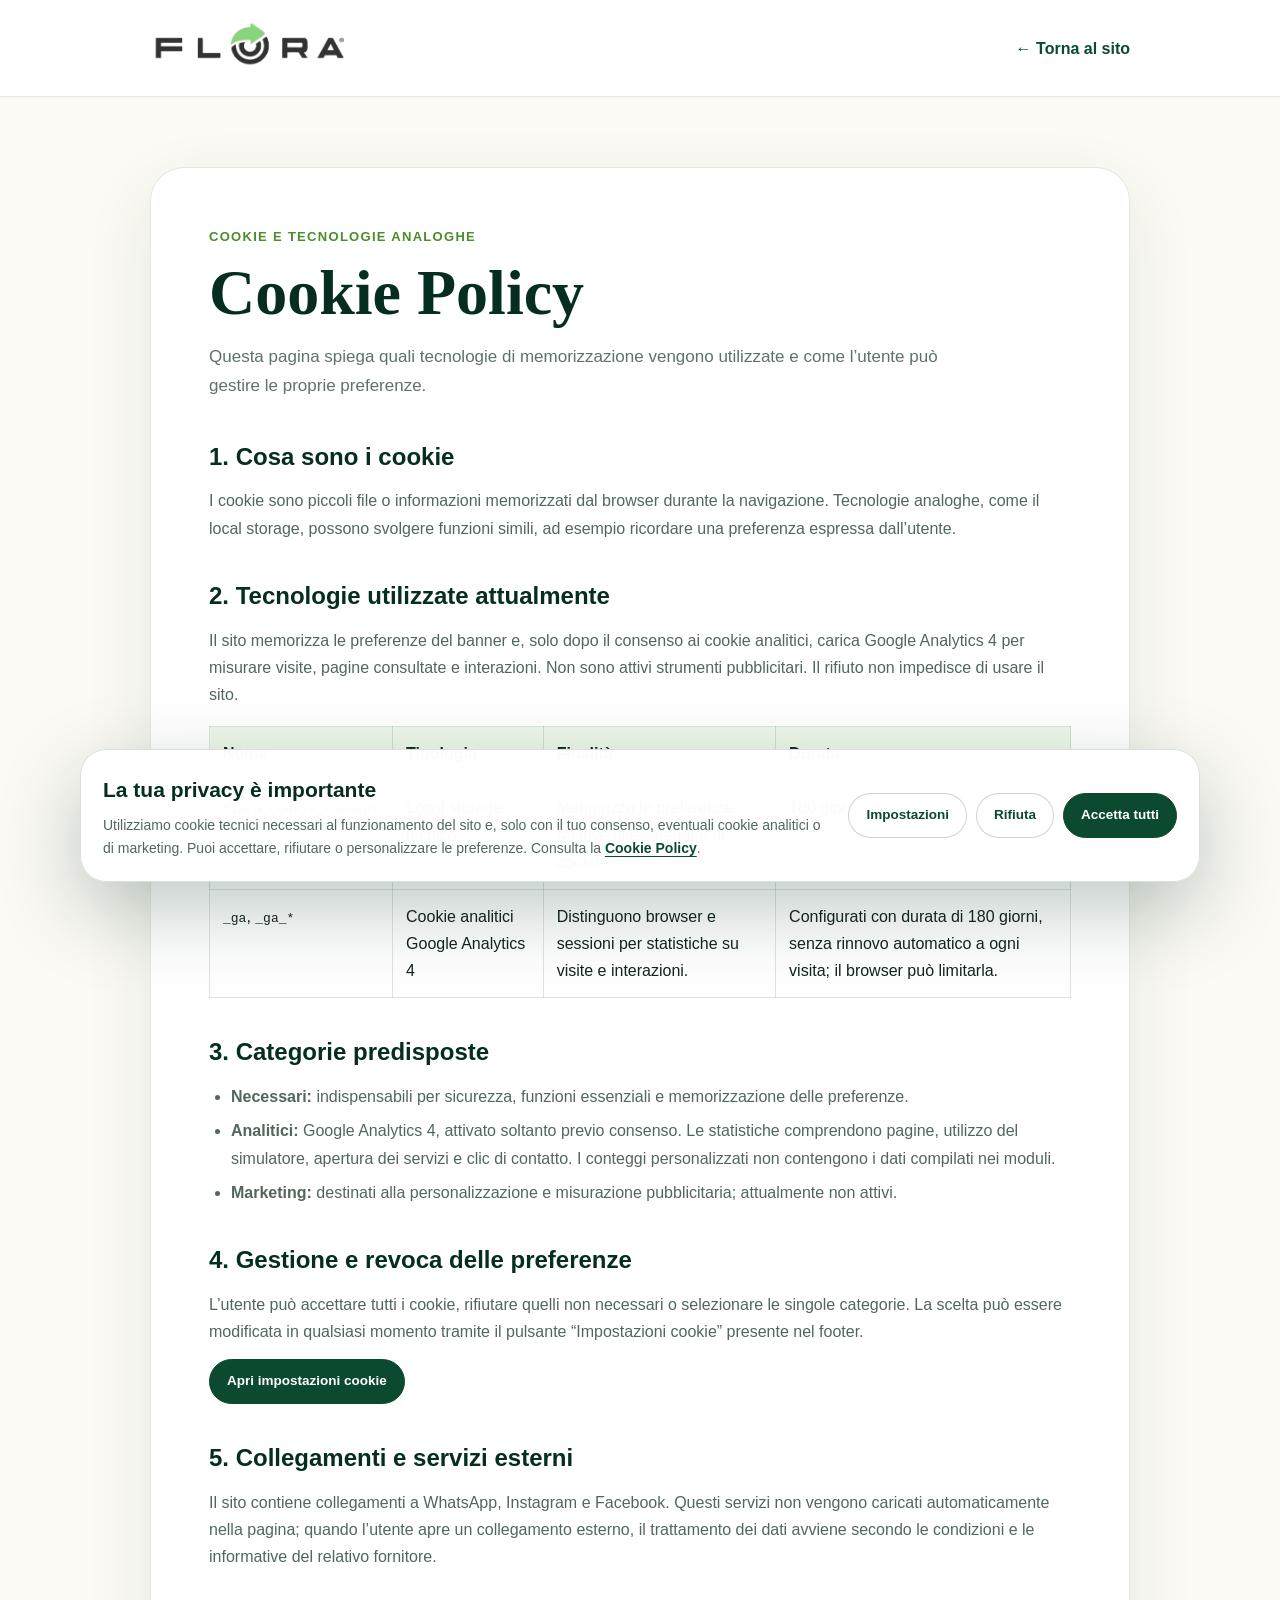
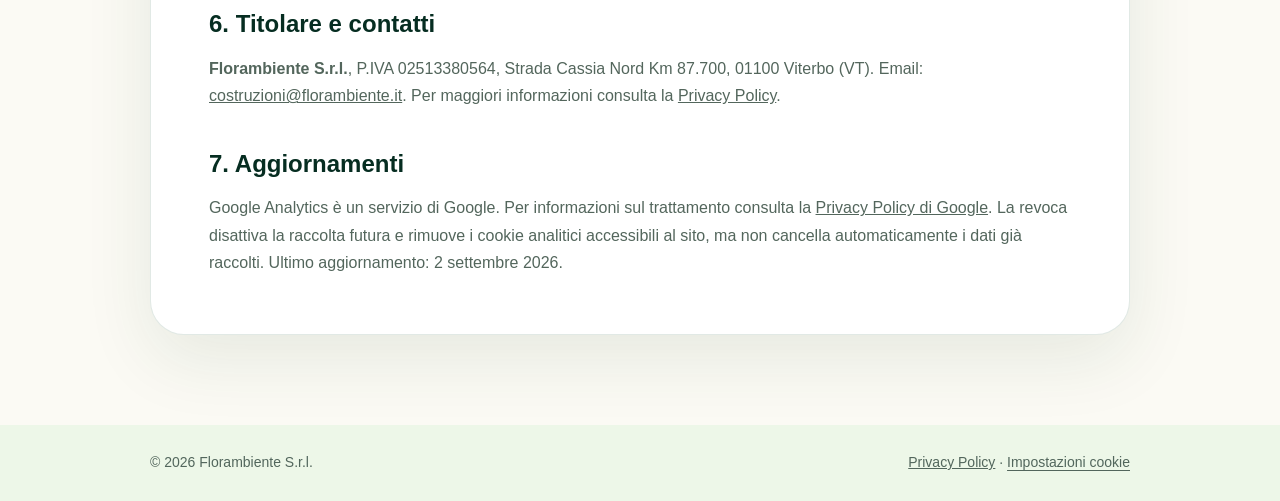
<file: cookie-policy.html>
<!DOCTYPE html>
<html lang="it">
<head>
  <meta charset="UTF-8">
  <meta name="viewport" content="width=device-width, initial-scale=1.0">
  <title>Cookie Policy | FLORA</title>
  <meta name="description" content="Informativa sull'utilizzo di cookie e tecnologie analoghe nel sito FLORA.">
  <link rel="stylesheet" href="./privacy-cookie.css">
  <style>
    :root { --green:#0b4a2f; --dark:#062d21; --muted:#607168; --cream:#fbfaf4; }
    * { box-sizing:border-box; margin:0; padding:0; }
    body { font-family:Arial, Helvetica, sans-serif; color:#14251c; background:var(--cream); line-height:1.7; }
    a { color:inherit; }
    header { padding:20px 0; background:#fff; border-bottom:1px solid rgba(11,74,47,.12); }
    .container { width:min(100% - 32px, 980px); margin:auto; }
    .nav { display:flex; justify-content:space-between; align-items:center; gap:20px; }
    .nav img { height:48px; width:auto; }
    .back { color:var(--green); font-weight:800; text-decoration:none; }
    main { padding:70px 0 90px; }
    .legal-card { padding:clamp(26px,5vw,58px); border:1px solid rgba(11,74,47,.12); border-radius:34px; background:#fff; box-shadow:0 24px 70px rgba(18,68,38,.09); }
    .eyebrow { margin-bottom:12px; color:#4a8d2b; font-size:13px; font-weight:900; letter-spacing:.1em; text-transform:uppercase; }
    h1 { margin-bottom:16px; color:var(--dark); font-family:Georgia, serif; font-size:clamp(38px,7vw,64px); line-height:1.04; }
    .intro { max-width:780px; margin-bottom:36px; color:var(--muted); font-size:17px; }
    h2 { margin:34px 0 10px; color:var(--dark); font-size:24px; }
    p, li { color:#53665c; }
    ul { padding-left:22px; display:grid; gap:7px; }
    table { width:100%; margin:18px 0; border-collapse:collapse; }
    th, td { padding:13px; border:1px solid rgba(11,74,47,.14); text-align:left; vertical-align:top; }
    th { background:#edf7e8; color:var(--dark); }
    footer { padding:26px 0; background:#edf7e8; color:#52665c; font-size:14px; }
    .footer-row { display:flex; justify-content:space-between; gap:16px; flex-wrap:wrap; }
    @media(max-width:680px){ table,tbody,tr,th,td{display:block} thead{display:none} td{border-top:0} tr{margin-bottom:16px;border-top:1px solid rgba(11,74,47,.14)} }
  </style>
</head>
<body>
  <header><div class="container nav"><a href="index.html"><img src="./logo.png" alt="FLORA"></a><a class="back" href="index.html">← Torna al sito</a></div></header>
  <main>
    <div class="container">
      <article class="legal-card">
        <div class="eyebrow">Cookie e tecnologie analoghe</div>
        <h1>Cookie Policy</h1>
        <p class="intro">Questa pagina spiega quali tecnologie di memorizzazione vengono utilizzate e come l’utente può gestire le proprie preferenze.</p>

        <h2>1. Cosa sono i cookie</h2>
        <p>I cookie sono piccoli file o informazioni memorizzati dal browser durante la navigazione. Tecnologie analoghe, come il local storage, possono svolgere funzioni simili, ad esempio ricordare una preferenza espressa dall’utente.</p>

        <h2>2. Tecnologie utilizzate attualmente</h2>
        <p>Il sito memorizza le preferenze del banner e, solo dopo il consenso ai cookie analitici, carica Google Analytics 4 per misurare visite, pagine consultate e interazioni. Non sono attivi strumenti pubblicitari. Il rifiuto non impedisce di usare il sito.</p>
        <table>
          <thead><tr><th>Nome</th><th>Tipologia</th><th>Finalità</th><th>Durata</th></tr></thead>
          <tbody><tr><td><code>flora_cookie_consent</code></td><td>Local storage tecnico</td><td>Memorizza le preferenze relative alle categorie di cookie.</td><td>180 giorni</td></tr>
          <tr><td><code>_ga</code>, <code>_ga_*</code></td><td>Cookie analitici Google Analytics 4</td><td>Distinguono browser e sessioni per statistiche su visite e interazioni.</td><td>Configurati con durata di 180 giorni, senza rinnovo automatico a ogni visita; il browser può limitarla.</td></tr></tbody>
        </table>

        <h2>3. Categorie predisposte</h2>
        <ul>
          <li><strong>Necessari:</strong> indispensabili per sicurezza, funzioni essenziali e memorizzazione delle preferenze.</li>
          <li><strong>Analitici:</strong> Google Analytics 4, attivato soltanto previo consenso. Le statistiche comprendono pagine, utilizzo del simulatore, apertura dei servizi e clic di contatto. I conteggi personalizzati non contengono i dati compilati nei moduli.</li>
          <li><strong>Marketing:</strong> destinati alla personalizzazione e misurazione pubblicitaria; attualmente non attivi.</li>
        </ul>

        <h2>4. Gestione e revoca delle preferenze</h2>
        <p>L’utente può accettare tutti i cookie, rifiutare quelli non necessari o selezionare le singole categorie. La scelta può essere modificata in qualsiasi momento tramite il pulsante “Impostazioni cookie” presente nel footer.</p>
        <p style="margin-top:14px"><button type="button" class="cookie-btn primary" data-cookie-action="settings">Apri impostazioni cookie</button></p>

        <h2>5. Collegamenti e servizi esterni</h2>
        <p>Il sito contiene collegamenti a WhatsApp, Instagram e Facebook. Questi servizi non vengono caricati automaticamente nella pagina; quando l’utente apre un collegamento esterno, il trattamento dei dati avviene secondo le condizioni e le informative del relativo fornitore.</p>

        <h2>6. Titolare e contatti</h2>
        <p><strong>Florambiente S.r.l.</strong>, P.IVA 02513380564, Strada Cassia Nord Km 87.700, 01100 Viterbo (VT). Email: <a href="mailto:costruzioni@florambiente.it">costruzioni@florambiente.it</a>. Per maggiori informazioni consulta la <a href="privacy.html">Privacy Policy</a>.</p>

        <h2>7. Aggiornamenti</h2>
        <p>Google Analytics è un servizio di Google. Per informazioni sul trattamento consulta la <a href="https://policies.google.com/privacy" target="_blank" rel="noopener">Privacy Policy di Google</a>. La revoca disattiva la raccolta futura e rimuove i cookie analitici accessibili al sito, ma non cancella automaticamente i dati già raccolti. Ultimo aggiornamento: 2 settembre 2026.</p>
      </article>
    </div>
  </main>
  <footer><div class="container footer-row"><span>© 2026 Florambiente S.r.l.</span><span><a href="privacy.html">Privacy Policy</a> · <button type="button" class="cookie-settings-link" data-cookie-action="settings">Impostazioni cookie</button></span></div></footer>
  <script src="./privacy-cookie.js"></script>
</body>
</html>
</file>
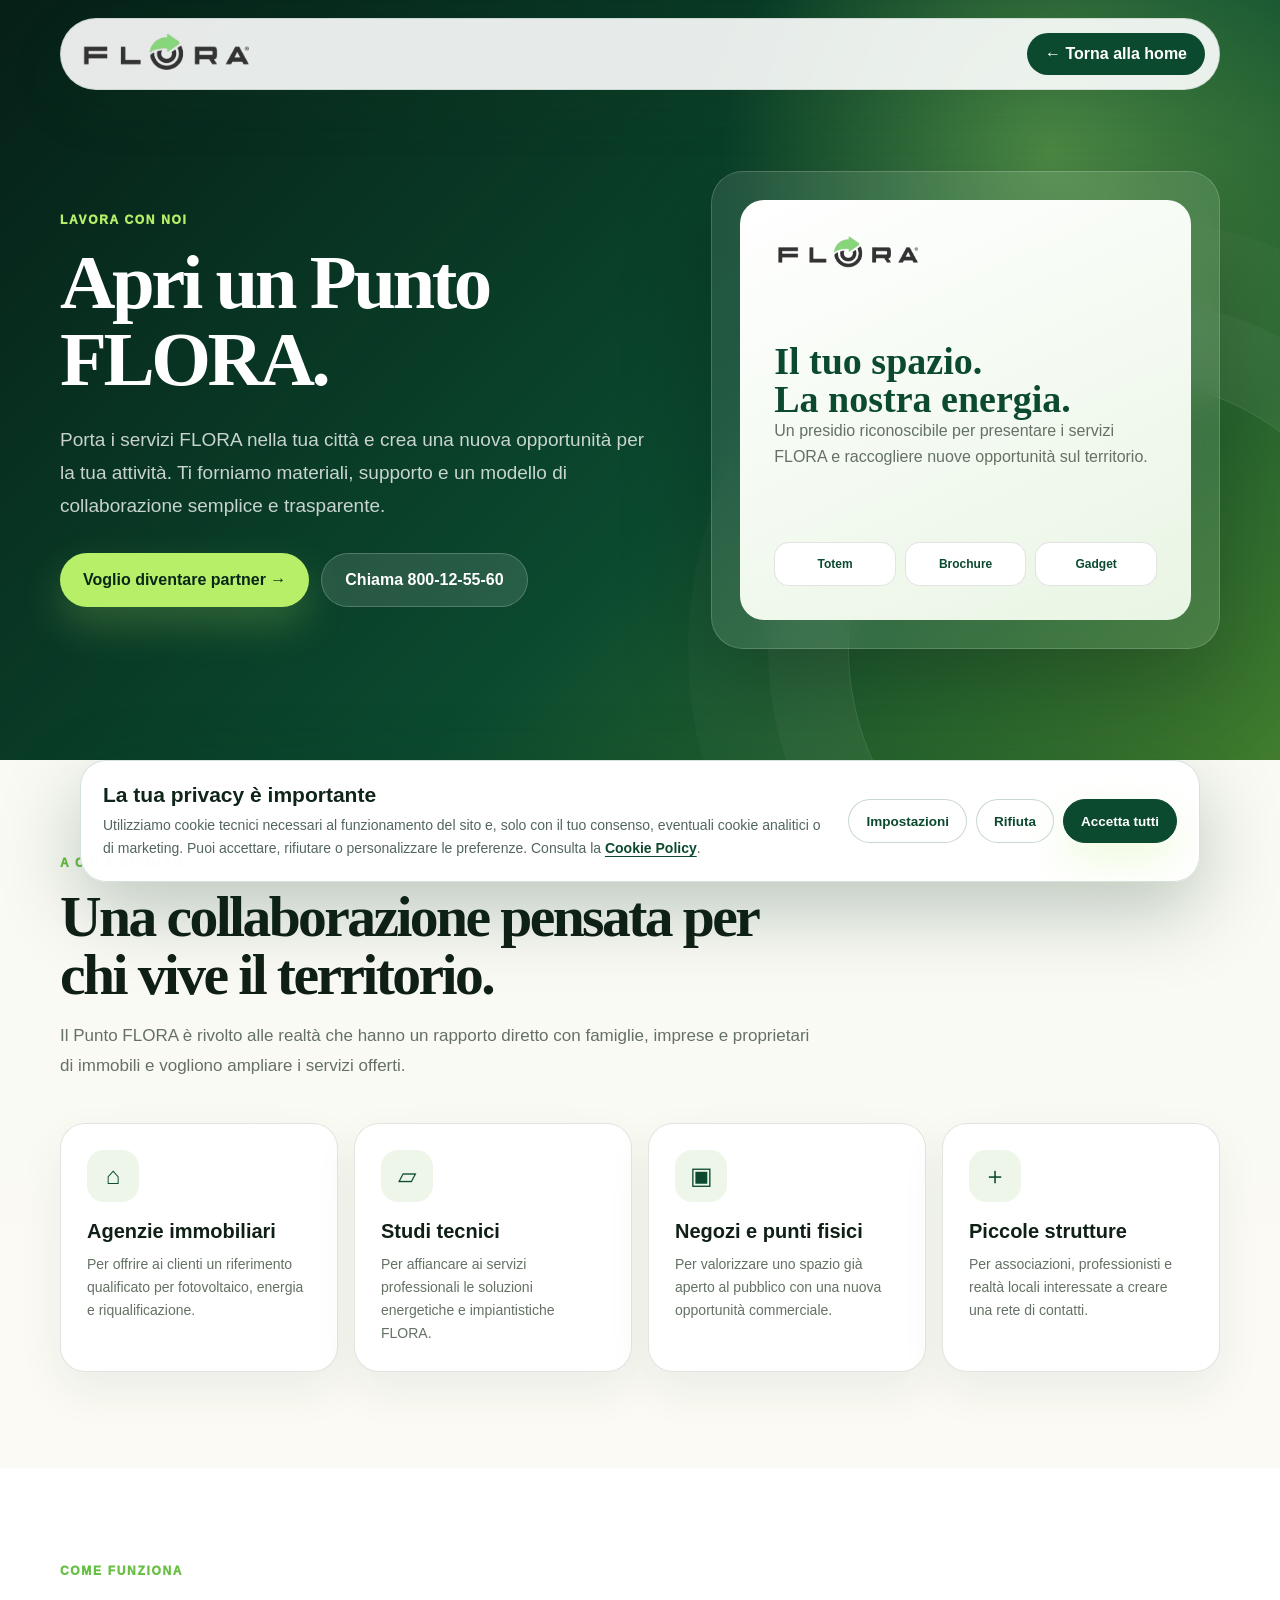
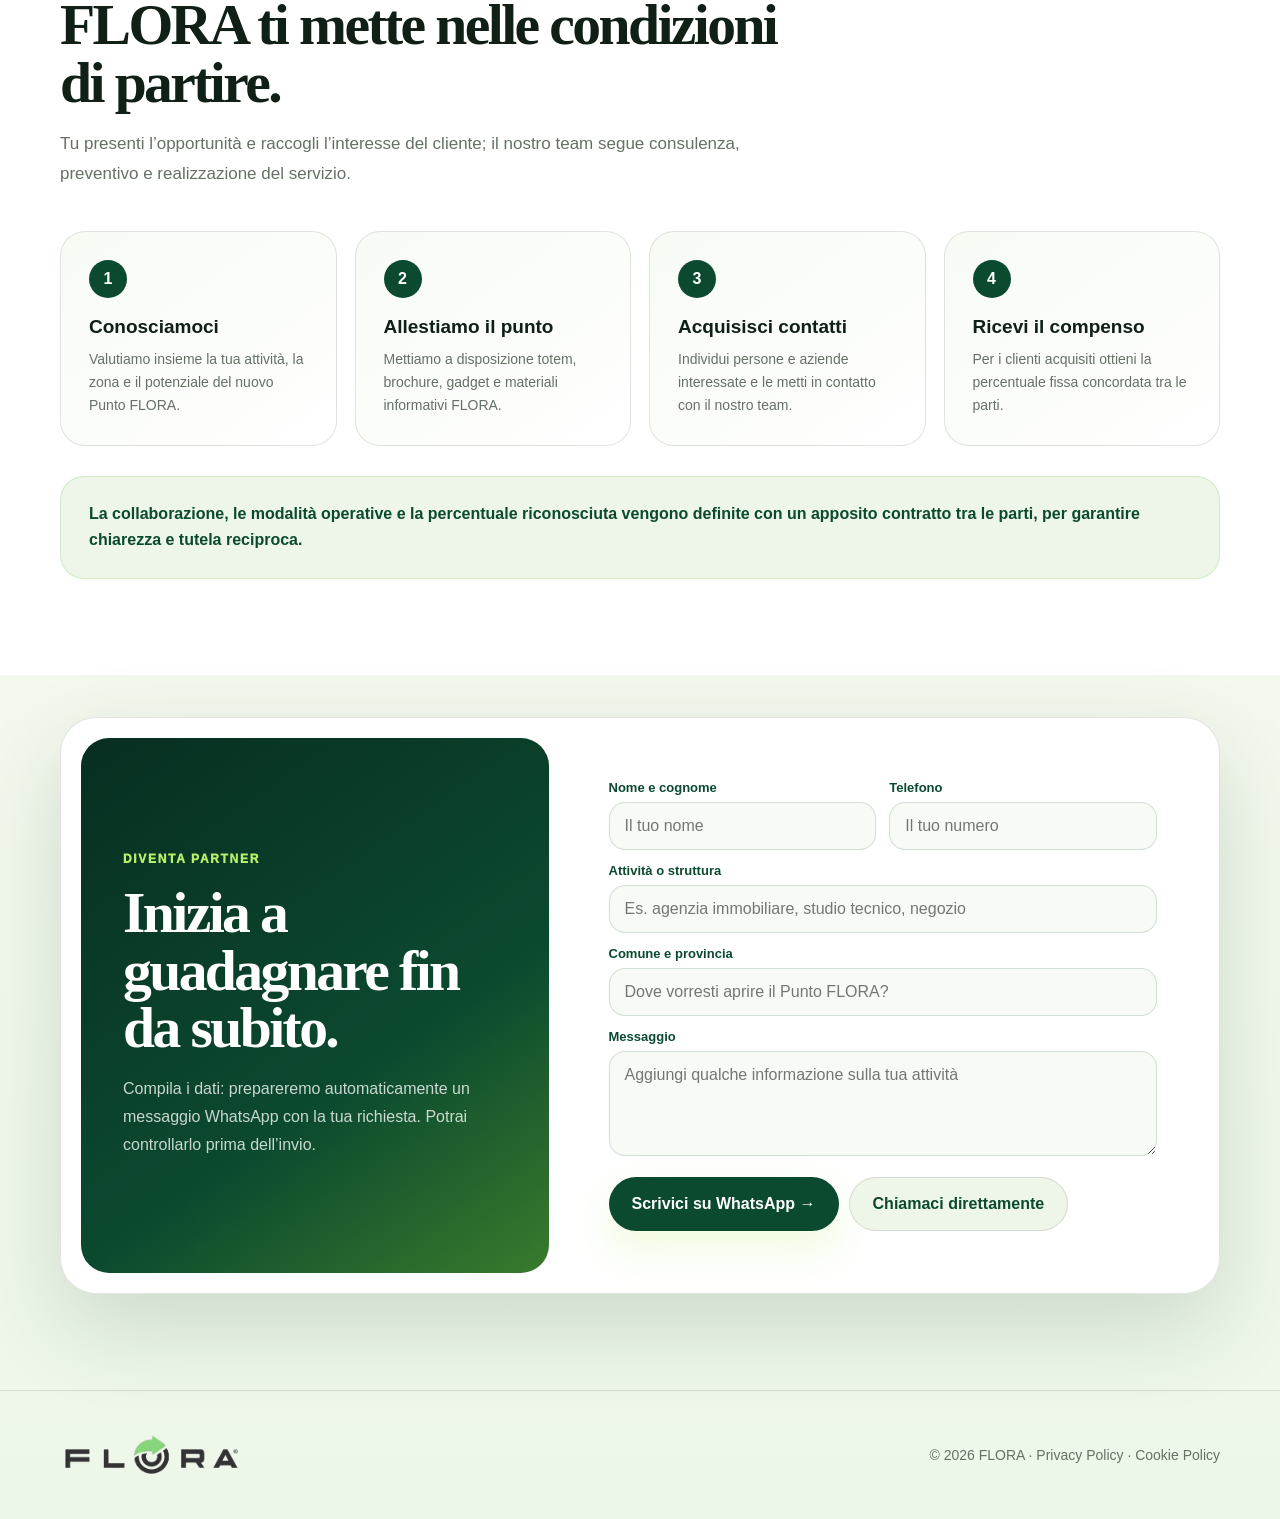
<file: lavora-con-noi.html>
<!DOCTYPE html>
<html lang="it">
<head>
  <meta charset="UTF-8">
  <meta name="viewport" content="width=device-width, initial-scale=1.0">
  <title>Apri un Punto FLORA | Lavora con noi</title>
  <meta name="description" content="Diventa partner FLORA e apri un Punto FLORA nella tua attività: materiali dedicati, supporto e una percentuale concordata sui clienti acquisiti.">
  <link rel="stylesheet" href="./privacy-cookie.css">
  <style>
    :root{--green:#69bf45;--dark:#0b4a2f;--lime:#b8ef68;--cream:#fbfaf4;--sage:#edf6e8;--text:#102016;--muted:#647164;--line:rgba(16,32,22,.12);--shadow:0 32px 90px rgba(18,68,38,.16);--max:1160px}
    *{box-sizing:border-box;margin:0;padding:0}html{scroll-behavior:smooth}body{font-family:"Segoe UI",Arial,sans-serif;color:var(--text);background:linear-gradient(180deg,#f7fbf3,#fbfaf4 45%,#edf7e9);overflow-x:hidden}a{color:inherit;text-decoration:none}button,input,textarea{font:inherit}.container{width:min(var(--max),calc(100% - 40px));margin:auto}.header{position:fixed;top:18px;left:0;width:100%;z-index:20}.nav{width:min(var(--max),calc(100% - 40px));margin:auto;padding:12px 14px 12px 18px;display:flex;align-items:center;justify-content:space-between;border:1px solid rgba(11,74,47,.12);border-radius:999px;background:rgba(255,255,255,.9);backdrop-filter:blur(20px);box-shadow:0 18px 55px rgba(25,68,35,.12)}.logo{height:42px}.back{padding:12px 18px;border-radius:999px;background:var(--dark);color:white;font-weight:850}.hero{min-height:760px;padding:150px 0 90px;display:flex;align-items:center;position:relative;overflow:hidden;background:radial-gradient(circle at 82% 20%,rgba(184,239,104,.38),transparent 27%),linear-gradient(135deg,#061f17,#0b4a2f 58%,#417c2e)}.hero:after{content:"";position:absolute;right:-110px;bottom:-160px;width:540px;height:540px;border:1px solid rgba(255,255,255,.15);border-radius:50%;box-shadow:0 0 0 80px rgba(255,255,255,.035),0 0 0 160px rgba(255,255,255,.025)}.hero-grid{display:grid;grid-template-columns:1.08fr .92fr;gap:54px;align-items:center;position:relative;z-index:1}.label{color:var(--lime);font-weight:950;text-transform:uppercase;letter-spacing:.14em;font-size:12px;margin-bottom:18px}.hero h1,.section-head h2,.contact-copy h2{font-family:Georgia,"Times New Roman",serif;letter-spacing:-.045em;line-height:1}.hero h1{font-size:clamp(52px,6vw,82px);color:white;margin-bottom:24px}.hero-copy>p{font-size:19px;color:rgba(255,255,255,.78);line-height:1.75;max-width:680px}.actions{display:flex;flex-wrap:wrap;gap:12px;margin-top:30px}.btn{min-height:54px;padding:0 23px;border:0;border-radius:999px;display:inline-flex;align-items:center;justify-content:center;font-weight:900;cursor:pointer}.primary{background:var(--lime);color:#092719;box-shadow:0 18px 40px rgba(184,239,104,.22)}.secondary{background:rgba(255,255,255,.12);border:1px solid rgba(255,255,255,.2);color:white}.totem-card{padding:28px;border-radius:32px;background:rgba(255,255,255,.10);border:1px solid rgba(255,255,255,.17);backdrop-filter:blur(16px);box-shadow:0 36px 90px rgba(0,0,0,.22)}.totem{min-height:420px;border-radius:24px;background:linear-gradient(155deg,#fff,#e9f5e4);padding:34px;display:flex;flex-direction:column;justify-content:space-between}.totem-logo{width:150px}.totem h3{font-family:Georgia,"Times New Roman",serif;font-size:38px;color:var(--dark);line-height:1}.totem p{color:var(--muted);line-height:1.6}.totem-items{display:grid;grid-template-columns:repeat(3,1fr);gap:9px}.totem-items span{padding:14px 8px;border-radius:15px;background:white;text-align:center;color:var(--dark);font-weight:800;font-size:12px;border:1px solid var(--line)}section{padding:96px 0}.section-head{max-width:760px;margin-bottom:42px}.section-head .label{color:var(--green)}.section-head h2,.contact-copy h2{font-size:clamp(38px,4.5vw,60px);margin-bottom:18px}.section-head p{color:var(--muted);font-size:17px;line-height:1.75}.audience-grid{display:grid;grid-template-columns:repeat(4,1fr);gap:16px}.audience-card{min-height:220px;padding:26px;border-radius:25px;background:white;border:1px solid var(--line);box-shadow:0 18px 45px rgba(18,68,38,.07)}.icon{width:52px;height:52px;border-radius:17px;background:var(--sage);display:grid;place-items:center;color:var(--dark);font-size:24px;margin-bottom:18px}.audience-card h3{font-size:20px;margin-bottom:10px}.audience-card p{color:var(--muted);font-size:14px;line-height:1.65}.how{background:#fff}.steps{display:grid;grid-template-columns:repeat(4,1fr);gap:18px}.step{padding:28px;border-radius:25px;background:linear-gradient(145deg,#f7fbf4,#fff);border:1px solid var(--line)}.number{width:38px;height:38px;border-radius:50%;display:grid;place-items:center;background:var(--dark);color:white;font-weight:900;margin-bottom:18px}.step h3{font-size:19px;margin-bottom:10px}.step p{color:var(--muted);font-size:14px;line-height:1.65}.agreement{margin-top:30px;padding:24px 28px;border-radius:24px;background:var(--sage);border:1px solid rgba(105,191,69,.2);color:var(--dark);font-weight:750;line-height:1.65}.contact{padding-top:42px}.contact-shell{display:grid;grid-template-columns:.85fr 1.15fr;gap:18px;padding:20px;border-radius:36px;background:white;border:1px solid var(--line);box-shadow:var(--shadow)}.contact-copy{padding:42px;border-radius:28px;background:linear-gradient(145deg,#082e21,#0b4a2f 62%,#397b2c);color:white;display:flex;flex-direction:column;justify-content:center}.contact-copy h2{color:white}.contact-copy p{color:rgba(255,255,255,.78);line-height:1.75}.contact-form{padding:42px;display:grid;grid-template-columns:1fr 1fr;gap:13px}.field{display:grid;gap:7px}.field.full{grid-column:1/-1}.field label{font-size:13px;color:var(--dark);font-weight:850}.field input,.field textarea{width:100%;border:1px solid rgba(11,74,47,.16);border-radius:16px;background:#f8fbf5;padding:14px 15px;outline:0}.field textarea{min-height:105px;resize:vertical}.field input:focus,.field textarea:focus{border-color:var(--green);box-shadow:0 0 0 4px rgba(105,191,69,.12);background:white}.form-actions{grid-column:1/-1;display:flex;gap:10px;flex-wrap:wrap;margin-top:8px}.form-actions .primary{background:var(--dark);color:white}.form-actions .secondary{background:var(--sage);border:1px solid var(--line);color:var(--dark)}footer{padding:42px 0;border-top:1px solid var(--line);color:var(--muted);font-size:14px}.footer-row{display:flex;align-items:center;justify-content:space-between;gap:24px;flex-wrap:wrap}.footer-row img{height:44px}
    @media(max-width:900px){.hero-grid,.contact-shell{grid-template-columns:1fr}.audience-grid,.steps{grid-template-columns:repeat(2,1fr)}.totem-card{max-width:620px}.hero{padding-top:130px}}
    @media(max-width:600px){.container{width:calc(100% - 24px)}.nav{width:calc(100% - 20px);border-radius:22px}.logo{height:36px}.back{font-size:13px;padding:11px 14px}.hero{padding:120px 0 64px;min-height:auto}.hero h1{font-size:46px}.hero-copy>p{font-size:16px}.totem-card{padding:12px}.totem{min-height:360px;padding:24px}.totem-items{grid-template-columns:1fr}.audience-grid,.steps,.contact-form{grid-template-columns:1fr}.field.full,.form-actions{grid-column:auto}section{padding:68px 0}.contact-copy,.contact-form{padding:28px 22px}.btn{width:100%}}
  </style>
</head>
<body>
  <header class="header">
    <nav class="nav">
      <a href="index.html" aria-label="Torna alla home"><img class="logo" src="./logo.png" alt="FLORA"></a>
      <a class="back" href="index.html">← Torna alla home</a>
    </nav>
  </header>

  <main>
    <section class="hero">
      <div class="container hero-grid">
        <div class="hero-copy">
          <div class="label">Lavora con noi</div>
          <h1>Apri un Punto FLORA.</h1>
          <p>Porta i servizi FLORA nella tua città e crea una nuova opportunità per la tua attività. Ti forniamo materiali, supporto e un modello di collaborazione semplice e trasparente.</p>
          <div class="actions">
            <a class="btn primary" href="#contatto">Voglio diventare partner →</a>
            <a class="btn secondary" href="tel:800125560">Chiama 800-12-55-60</a>
          </div>
        </div>
        <div class="totem-card">
          <div class="totem">
            <img class="totem-logo" src="./logo.png" alt="FLORA">
            <div><h3>Il tuo spazio.<br>La nostra energia.</h3><p>Un presidio riconoscibile per presentare i servizi FLORA e raccogliere nuove opportunità sul territorio.</p></div>
            <div class="totem-items"><span>Totem</span><span>Brochure</span><span>Gadget</span></div>
          </div>
        </div>
      </div>
    </section>

    <section>
      <div class="container">
        <div class="section-head">
          <div class="label">A chi è rivolto</div>
          <h2>Una collaborazione pensata per chi vive il territorio.</h2>
          <p>Il Punto FLORA è rivolto alle realtà che hanno un rapporto diretto con famiglie, imprese e proprietari di immobili e vogliono ampliare i servizi offerti.</p>
        </div>
        <div class="audience-grid">
          <article class="audience-card"><div class="icon">⌂</div><h3>Agenzie immobiliari</h3><p>Per offrire ai clienti un riferimento qualificato per fotovoltaico, energia e riqualificazione.</p></article>
          <article class="audience-card"><div class="icon">▱</div><h3>Studi tecnici</h3><p>Per affiancare ai servizi professionali le soluzioni energetiche e impiantistiche FLORA.</p></article>
          <article class="audience-card"><div class="icon">▣</div><h3>Negozi e punti fisici</h3><p>Per valorizzare uno spazio già aperto al pubblico con una nuova opportunità commerciale.</p></article>
          <article class="audience-card"><div class="icon">＋</div><h3>Piccole strutture</h3><p>Per associazioni, professionisti e realtà locali interessate a creare una rete di contatti.</p></article>
        </div>
      </div>
    </section>

    <section class="how">
      <div class="container">
        <div class="section-head">
          <div class="label">Come funziona</div>
          <h2>FLORA ti mette nelle condizioni di partire.</h2>
          <p>Tu presenti l’opportunità e raccogli l’interesse del cliente; il nostro team segue consulenza, preventivo e realizzazione del servizio.</p>
        </div>
        <div class="steps">
          <article class="step"><div class="number">1</div><h3>Conosciamoci</h3><p>Valutiamo insieme la tua attività, la zona e il potenziale del nuovo Punto FLORA.</p></article>
          <article class="step"><div class="number">2</div><h3>Allestiamo il punto</h3><p>Mettiamo a disposizione totem, brochure, gadget e materiali informativi FLORA.</p></article>
          <article class="step"><div class="number">3</div><h3>Acquisisci contatti</h3><p>Individui persone e aziende interessate e le metti in contatto con il nostro team.</p></article>
          <article class="step"><div class="number">4</div><h3>Ricevi il compenso</h3><p>Per i clienti acquisiti ottieni la percentuale fissa concordata tra le parti.</p></article>
        </div>
        <div class="agreement">La collaborazione, le modalità operative e la percentuale riconosciuta vengono definite con un apposito contratto tra le parti, per garantire chiarezza e tutela reciproca.</div>
      </div>
    </section>

    <section class="contact" id="contatto">
      <div class="container">
        <div class="contact-shell">
          <div class="contact-copy">
            <div class="label">Diventa partner</div>
            <h2>Inizia a guadagnare fin da subito.</h2>
            <p>Compila i dati: prepareremo automaticamente un messaggio WhatsApp con la tua richiesta. Potrai controllarlo prima dell’invio.</p>
          </div>
          <form class="contact-form" id="partnerForm">
            <div class="field"><label for="partnerName">Nome e cognome</label><input id="partnerName" type="text" placeholder="Il tuo nome" required></div>
            <div class="field"><label for="partnerPhone">Telefono</label><input id="partnerPhone" type="tel" placeholder="Il tuo numero" required></div>
            <div class="field full"><label for="partnerBusiness">Attività o struttura</label><input id="partnerBusiness" type="text" placeholder="Es. agenzia immobiliare, studio tecnico, negozio" required></div>
            <div class="field full"><label for="partnerLocation">Comune e provincia</label><input id="partnerLocation" type="text" placeholder="Dove vorresti aprire il Punto FLORA?" required></div>
            <div class="field full"><label for="partnerMessage">Messaggio</label><textarea id="partnerMessage" placeholder="Aggiungi qualche informazione sulla tua attività"></textarea></div>
            <div class="form-actions"><button class="btn primary" type="submit">Scrivici su WhatsApp →</button><a class="btn secondary" href="tel:800125560">Chiamaci direttamente</a></div>
          </form>
        </div>
      </div>
    </section>
  </main>

  <footer><div class="container footer-row"><img src="./logo.png" alt="FLORA"><span>© <span id="year"></span> FLORA · <a href="privacy.html">Privacy Policy</a> · <a href="cookie-policy.html">Cookie Policy</a></span></div></footer>

  <script>
    document.getElementById("year").textContent = new Date().getFullYear();
    document.getElementById("partnerForm").addEventListener("submit", function(event){
      event.preventDefault();
      const name=document.getElementById("partnerName").value.trim();
      const phone=document.getElementById("partnerPhone").value.trim();
      const business=document.getElementById("partnerBusiness").value.trim();
      const location=document.getElementById("partnerLocation").value.trim();
      const notes=document.getElementById("partnerMessage").value.trim()||"Nessuna nota aggiuntiva";
      const message=`Ciao FLORA, vorrei ricevere informazioni per aprire un Punto FLORA.\n\nNOME: ${name}\nTELEFONO: ${phone}\nATTIVITÀ: ${business}\nLOCALITÀ: ${location}\n\nMESSAGGIO:\n${notes}`;
      window.open(`https://wa.me/3907611762375?text=${encodeURIComponent(message)}`,"_blank");
    });
  </script>
  <script src="./privacy-cookie.js"></script>
</body>
</html>
</file>
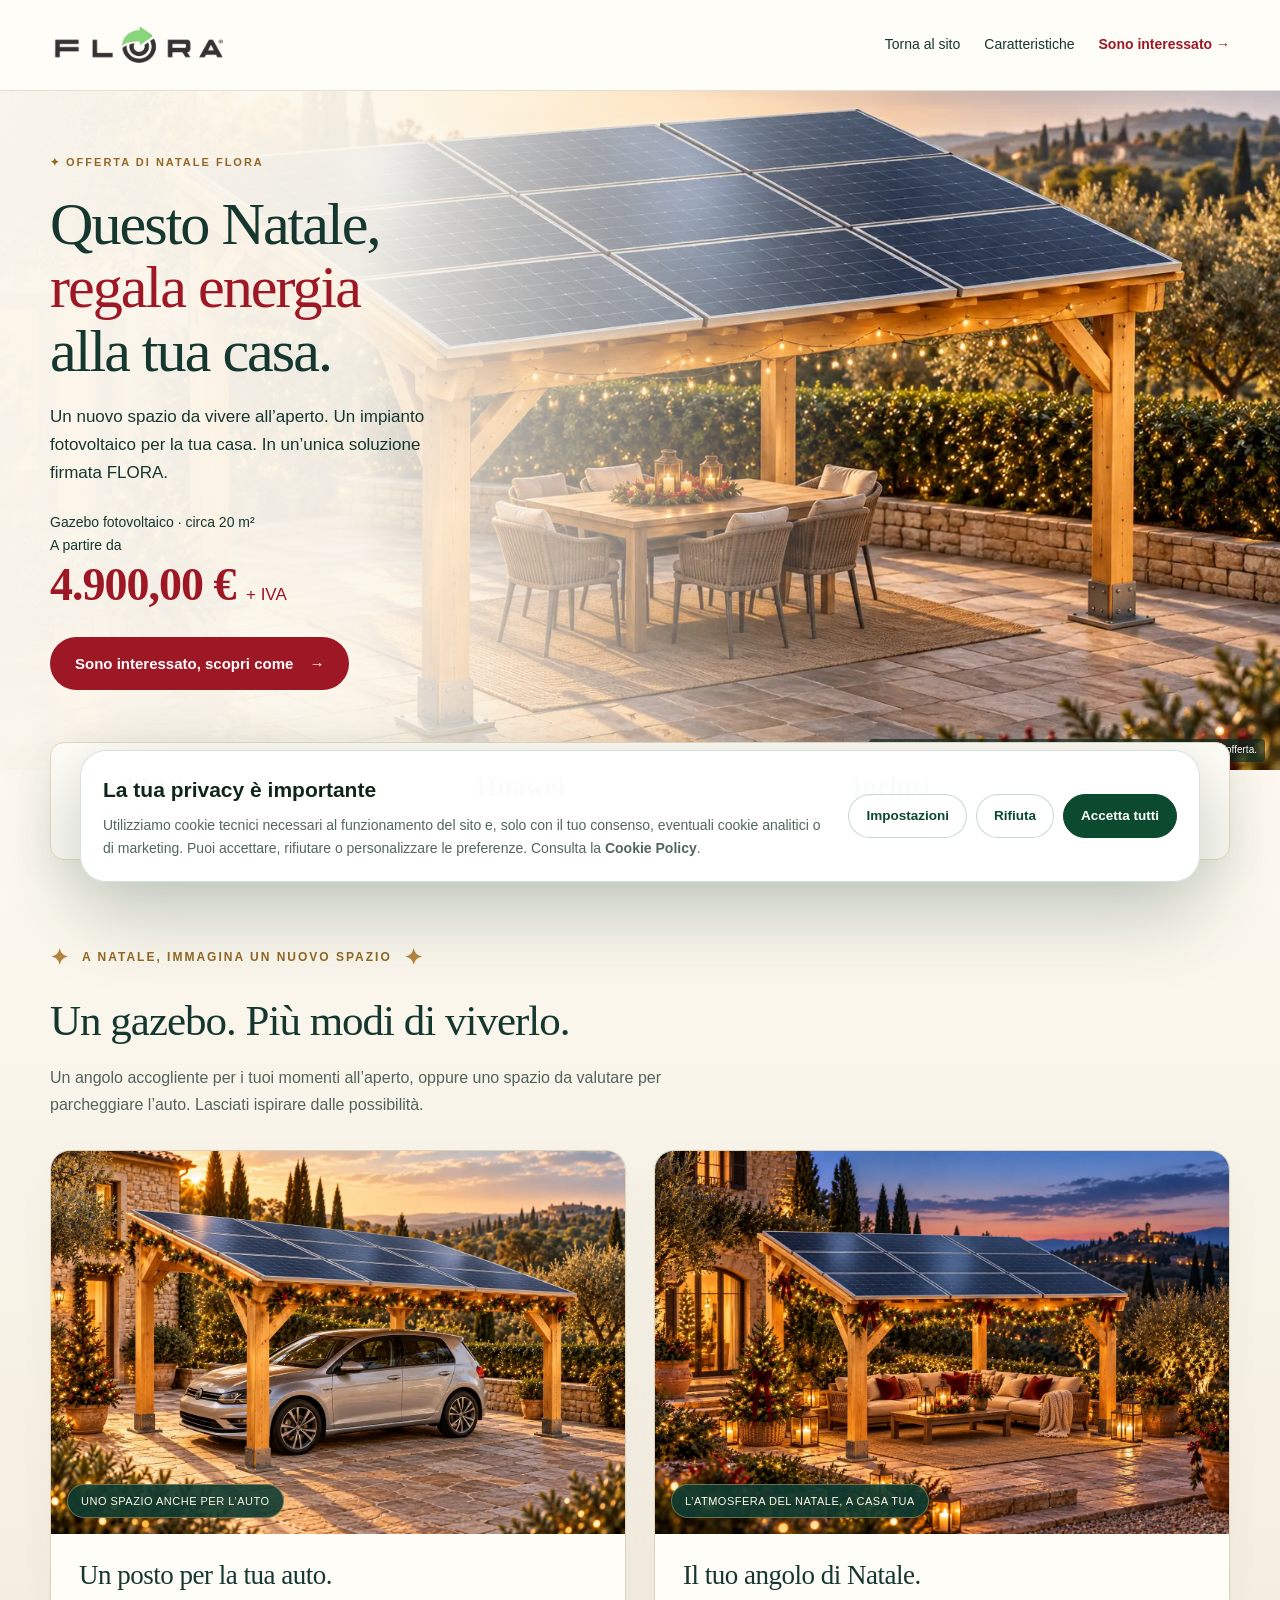
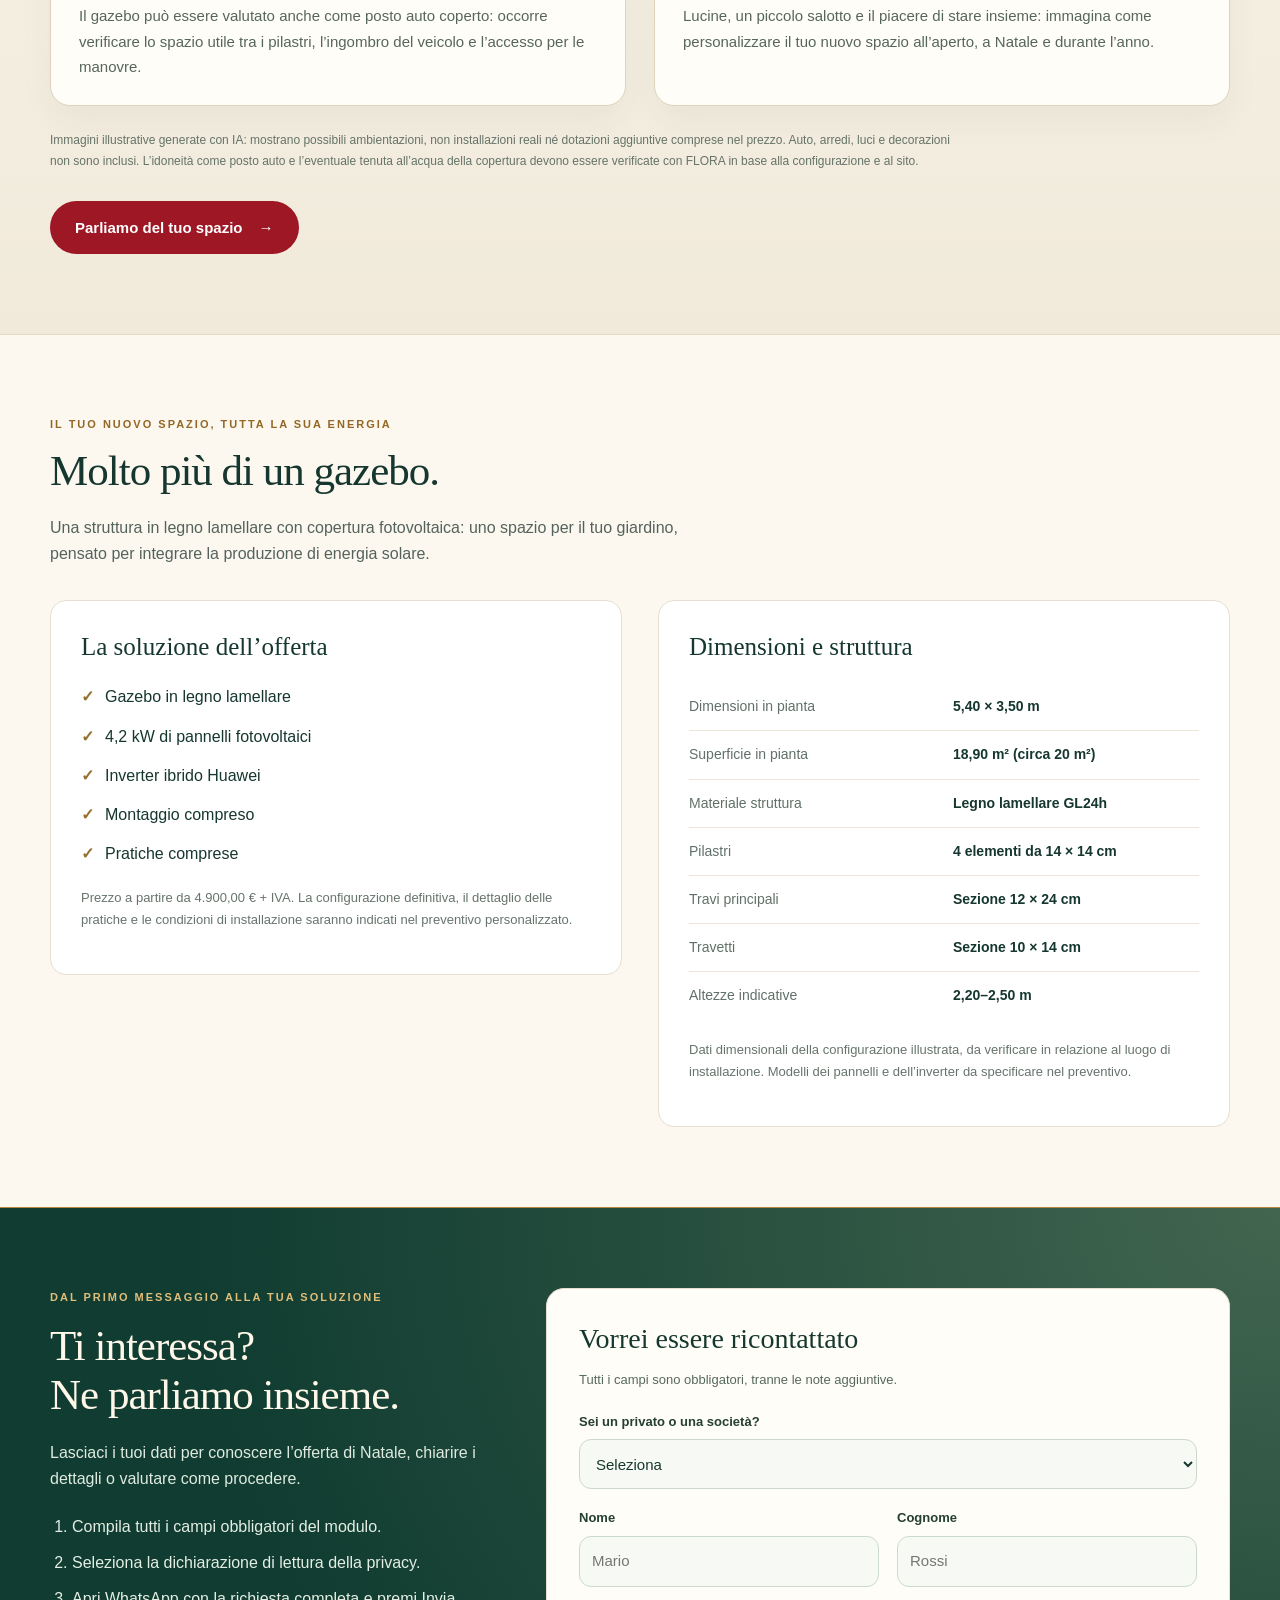
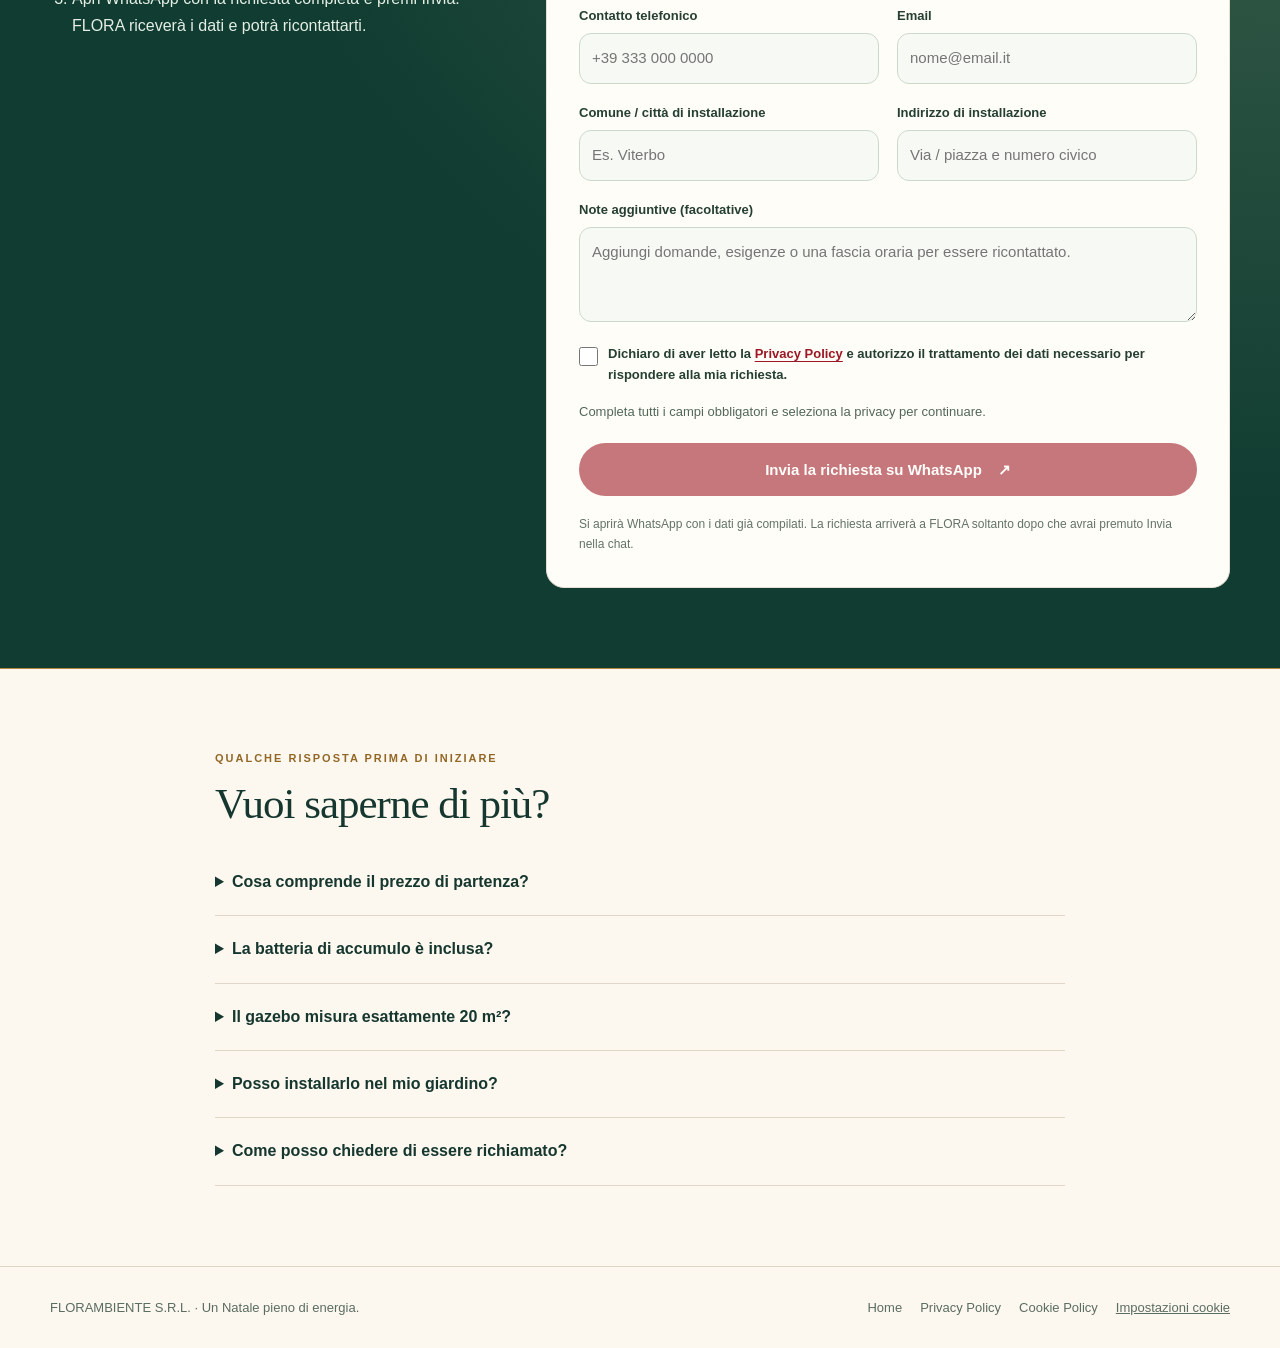
<file: offerta-natale.html>
<!doctype html>
<html lang="it">
<head>
  <meta charset="utf-8">
  <meta name="viewport" content="width=device-width,initial-scale=1">
  <title>Offerta di Natale | Gazebo fotovoltaico 4,2 kW | FLORA</title>
  <meta name="description" content="Offerta di Natale FLORA: gazebo fotovoltaico di circa 20 m², pannelli da 4,2 kW, inverter ibrido Huawei, montaggio e pratiche comprese. Da 4.900,00 € + IVA. Richiedi una richiamata su WhatsApp.">
  <link rel="canonical" href="https://floragroup.it/offerta-natale.html">
  <meta property="og:type" content="website">
  <meta property="og:title" content="Questo Natale, regala energia alla tua casa | FLORA">
  <meta property="og:description" content="Gazebo fotovoltaico, 4,2 kW e inverter ibrido Huawei. Montaggio e pratiche comprese. Da 4.900,00 € + IVA.">
  <meta property="og:url" content="https://floragroup.it/offerta-natale.html">
  <meta property="og:image" content="https://floragroup.it/gazebo-natale.webp">
  <meta property="og:locale" content="it_IT">
  <meta name="twitter:card" content="summary_large_image">
  <meta name="theme-color" content="#103c31">
  <link rel="preload" as="image" href="gazebo-natale.webp">
  <link rel="stylesheet" href="privacy-cookie.css">
  <link rel="stylesheet" href="natale.css?v=20261022b">
  <link rel="stylesheet" href="richieste-whatsapp.css?v=20261026">
</head>
<body class="xmas-page">
  <header class="xmas-nav"><div class="xmas-wrap"><a href="index.html" aria-label="FLORA - torna alla home"><img src="logo.png" width="180" height="43" alt="FLORA"></a><nav aria-label="Navigazione"><a href="index.html">Torna al sito</a><a href="#caratteristiche">Caratteristiche</a><a href="#richiamata">Sono interessato →</a></nav></div></header>
  <main>
    <section class="xmas-hero" aria-labelledby="offer-title">
      <img src="gazebo-natale.webp" width="1536" height="1024" fetchpriority="high" alt="Illustrazione di un gazebo in legno con pannelli fotovoltaici, in un giardino decorato per Natale">
      <div class="xmas-wrap"><div class="xmas-hero-copy"><span class="xmas-kicker">✦ OFFERTA DI NATALE FLORA</span><h1 id="offer-title">Questo Natale,<br><em>regala energia</em><br>alla tua casa.</h1><p>Un nuovo spazio da vivere all’aperto. Un impianto fotovoltaico per la tua casa. In un’unica soluzione firmata FLORA.</p><div class="xmas-hero-price">Gazebo fotovoltaico · circa 20 m²<br>A partire da<strong>4.900,00 € <small>+ IVA</small></strong></div><a class="xmas-button" href="#richiamata">Sono interessato, scopri come <span aria-hidden="true">→</span></a></div></div>
      <span class="xmas-caption">Immagine illustrativa. Arredi e decorazioni non rappresentano la dotazione dell’offerta.</span>
    </section>
    <div class="xmas-wrap"><div class="xmas-specs" aria-label="La soluzione in breve"><div><strong>4,2 kW</strong><span>Pannelli fotovoltaici</span></div><div><strong>Huawei</strong><span>Inverter ibrido</span></div><div><strong>Inclusi</strong><span>Montaggio e pratiche</span></div></div></div>
    <section class="xmas-section xmas-gallery-section" aria-labelledby="xmas-ideas-title">
      <div class="xmas-wrap">
        <div class="xmas-seasonal-intro">A NATALE, IMMAGINA UN NUOVO SPAZIO</div>
        <h2 id="xmas-ideas-title">Un gazebo. Più modi di viverlo.</h2>
        <p class="xmas-lead">Un angolo accogliente per i tuoi momenti all’aperto, oppure uno spazio da valutare per parcheggiare l’auto. Lasciati ispirare dalle possibilità.</p>
        <div class="xmas-gallery">
          <figure class="xmas-scene"><div class="xmas-scene-image"><img src="gazebo-natale-auto.webp" width="1536" height="1024" loading="lazy" alt="Rendering illustrativo di un gazebo fotovoltaico in legno con una piccola auto parcheggiata sotto e decorazioni natalizie"><span class="xmas-scene-badge">UNO SPAZIO ANCHE PER L’AUTO</span></div><figcaption><h3>Un posto per la tua auto.</h3><p>Il gazebo può essere valutato anche come posto auto coperto: occorre verificare lo spazio utile tra i pilastri, l’ingombro del veicolo e l’accesso per le manovre.</p></figcaption></figure>
          <figure class="xmas-scene"><div class="xmas-scene-image"><img src="gazebo-natale-sera.webp" width="1536" height="1024" loading="lazy" alt="Rendering illustrativo del gazebo fotovoltaico in giardino al tramonto, con lucine natalizie e un salottino esterno"><span class="xmas-scene-badge">L’ATMOSFERA DEL NATALE, A CASA TUA</span></div><figcaption><h3>Il tuo angolo di Natale.</h3><p>Lucine, un piccolo salotto e il piacere di stare insieme: immagina come personalizzare il tuo nuovo spazio all’aperto, a Natale e durante l’anno.</p></figcaption></figure>
        </div>
        <p class="xmas-gallery-note">Immagini illustrative generate con IA: mostrano possibili ambientazioni, non installazioni reali né dotazioni aggiuntive comprese nel prezzo. Auto, arredi, luci e decorazioni non sono inclusi. L’idoneità come posto auto e l’eventuale tenuta all’acqua della copertura devono essere verificate con FLORA in base alla configurazione e al sito.</p>
        <div class="xmas-gallery-cta"><a class="xmas-button" href="#richiamata">Parliamo del tuo spazio <span aria-hidden="true">→</span></a></div>
      </div>
    </section>
    <section class="xmas-section" id="caratteristiche"><div class="xmas-wrap"><span class="xmas-kicker">IL TUO NUOVO SPAZIO, TUTTA LA SUA ENERGIA</span><h2>Molto più di un gazebo.</h2><p class="xmas-lead">Una struttura in legno lamellare con copertura fotovoltaica: uno spazio per il tuo giardino, pensato per integrare la produzione di energia solare.</p><div class="xmas-grid"><article class="xmas-card"><h3>La soluzione dell’offerta</h3><ul class="xmas-checks"><li>Gazebo in legno lamellare</li><li>4,2 kW di pannelli fotovoltaici</li><li>Inverter ibrido Huawei</li><li>Montaggio compreso</li><li>Pratiche comprese</li></ul><p class="xmas-note">Prezzo a partire da 4.900,00 € + IVA. La configurazione definitiva, il dettaglio delle pratiche e le condizioni di installazione saranno indicati nel preventivo personalizzato.</p></article><article class="xmas-card"><h3>Dimensioni e struttura</h3><dl><div><dt>Dimensioni in pianta</dt><dd>5,40 × 3,50 m</dd></div><div><dt>Superficie in pianta</dt><dd>18,90 m² (circa 20 m²)</dd></div><div><dt>Materiale struttura</dt><dd>Legno lamellare GL24h</dd></div><div><dt>Pilastri</dt><dd>4 elementi da 14 × 14 cm</dd></div><div><dt>Travi principali</dt><dd>Sezione 12 × 24 cm</dd></div><div><dt>Travetti</dt><dd>Sezione 10 × 14 cm</dd></div><div><dt>Altezze indicative</dt><dd>2,20–2,50 m</dd></div></dl><p class="xmas-note">Dati dimensionali della configurazione illustrata, da verificare in relazione al luogo di installazione. Modelli dei pannelli e dell’inverter da specificare nel preventivo.</p></article></div></div></section>
    <section class="xmas-section xmas-contact" id="richiamata">
      <div class="xmas-wrap xmas-contact-grid">
        <div>
          <span class="xmas-kicker">DAL PRIMO MESSAGGIO ALLA TUA SOLUZIONE</span>
          <h2>Ti interessa?<br>Ne parliamo insieme.</h2>
          <p>Lasciaci i tuoi dati per conoscere l’offerta di Natale, chiarire i dettagli o valutare come procedere.</p>
          <ol class="xmas-steps"><li>Compila tutti i campi obbligatori del modulo.</li><li>Seleziona la dichiarazione di lettura della privacy.</li><li>Apri WhatsApp con la richiesta completa e premi Invia. FLORA riceverà i dati e potrà ricontattarti.</li></ol>
        </div>
        <form id="nataleRequestForm" class="xmas-contact-form" data-whatsapp-form="natale">
          <h3>Vorrei essere ricontattato</h3>
          <p class="request-required-note">Tutti i campi sono obbligatori, tranne le note aggiuntive.</p>
          <div class="request-fields">
            <div class="request-field request-field-full"><label for="nataleTipoCliente">Sei un privato o una società?</label><select id="nataleTipoCliente" name="tipoCliente" required><option value="">Seleziona</option><option value="Privato">Privato</option><option value="Società">Società</option></select></div>
            <div class="request-field"><label for="nataleNome">Nome</label><input type="text" id="nataleNome" name="nome" placeholder="Mario" autocomplete="given-name" minlength="2" maxlength="80" required></div>
            <div class="request-field"><label for="nataleCognome">Cognome</label><input type="text" id="nataleCognome" name="cognome" placeholder="Rossi" autocomplete="family-name" minlength="2" maxlength="80" required></div>
            <div class="request-field"><label for="nataleTelefono">Contatto telefonico</label><input type="tel" id="nataleTelefono" name="telefono" placeholder="+39 333 000 0000" autocomplete="tel" inputmode="tel" maxlength="30" required></div>
            <div class="request-field"><label for="nataleEmail">Email</label><input type="email" id="nataleEmail" name="email" placeholder="nome@email.it" autocomplete="email" maxlength="160" required></div>
            <div class="request-field"><label for="nataleComune">Comune / città di installazione</label><input type="text" id="nataleComune" name="comune" placeholder="Es. Viterbo" autocomplete="address-level2" minlength="2" maxlength="100" required></div>
            <div class="request-field"><label for="nataleIndirizzo">Indirizzo di installazione</label><input type="text" id="nataleIndirizzo" name="indirizzo" placeholder="Via / piazza e numero civico" autocomplete="street-address" minlength="3" maxlength="180" required></div>
            <div class="request-field request-field-full"><label for="nataleNote">Note aggiuntive (facoltative)</label><textarea id="nataleNote" name="note" maxlength="2000" placeholder="Aggiungi domande, esigenze o una fascia oraria per essere ricontattato."></textarea></div>
            <div class="request-field request-field-full"><label class="privacy-check" for="natalePrivacy"><input type="checkbox" id="natalePrivacy" name="privacy" required><span>Dichiaro di aver letto la <a href="privacy.html" target="_blank" rel="noopener">Privacy Policy</a> e autorizzo il trattamento dei dati necessario per rispondere alla mia richiesta.</span></label></div>
          </div>
          <p class="request-form-status" id="nataleRequestFormStatus" role="status" aria-live="polite">Completa tutti i campi obbligatori e seleziona la privacy per continuare.</p>
          <button type="submit" class="xmas-button" aria-describedby="nataleRequestFormStatus" disabled>Invia la richiesta su WhatsApp <span aria-hidden="true">↗</span></button>
          <p class="request-send-note">Si aprirà WhatsApp con i dati già compilati. La richiesta arriverà a FLORA soltanto dopo che avrai premuto Invia nella chat.</p>
        </form>
      </div>
    </section>
    <section class="xmas-section"><div class="xmas-wrap xmas-faq"><span class="xmas-kicker">QUALCHE RISPOSTA PRIMA DI INIZIARE</span><h2>Vuoi saperne di più?</h2><details><summary>Cosa comprende il prezzo di partenza?</summary><p>La proposta comprende il gazebo, 4,2 kW di pannelli fotovoltaici, inverter ibrido Huawei, montaggio e pratiche. Il prezzo parte da 4.900,00 € + IVA. Dotazioni, attività comprese e condizioni applicabili al tuo caso saranno dettagliate nel preventivo.</p></details><details><summary>La batteria di accumulo è inclusa?</summary><p>L’offerta indicata non comprende una batteria di accumulo. L’inverter è di tipo ibrido: eventuali soluzioni di accumulo possono essere valutate con FLORA e quotate separatamente.</p></details><details><summary>Il gazebo misura esattamente 20 m²?</summary><p>La configurazione illustrata misura 5,40 × 3,50 m, pari a 18,90 m² in pianta. La dicitura “circa 20 m²” indica questa superficie arrotondata.</p></details><details><summary>Posso installarlo nel mio giardino?</summary><p>La fattibilità va verificata considerando lo spazio disponibile, il supporto di posa, l’esposizione e le condizioni del sito. Contatta FLORA per valutare la soluzione e precisare le pratiche necessarie.</p></details><details><summary>Come posso chiedere di essere richiamato?</summary><p>Compila il modulo con i dati richiesti e seleziona la dichiarazione di lettura della privacy. Solo quando tutti i campi obbligatori saranno validi potrai aprire WhatsApp con il messaggio completo. Premi Invia nella chat per far arrivare la richiesta a FLORA.</p></details></div></section>
  </main>
  <footer class="xmas-footer"><div class="xmas-wrap"><span>FLORAMBIENTE S.R.L. · Un Natale pieno di energia.</span><div class="xmas-footer-links"><a href="index.html">Home</a><a href="privacy.html">Privacy Policy</a><a href="cookie-policy.html">Cookie Policy</a><button type="button" data-cookie-action="settings">Impostazioni cookie</button></div></div></footer>
  <script src="richieste-whatsapp.js?v=20261026"></script>
  <script src="privacy-cookie.js"></script>
  <script src="natale.js?v=20261026" defer></script>
</body>
</html>
</file>
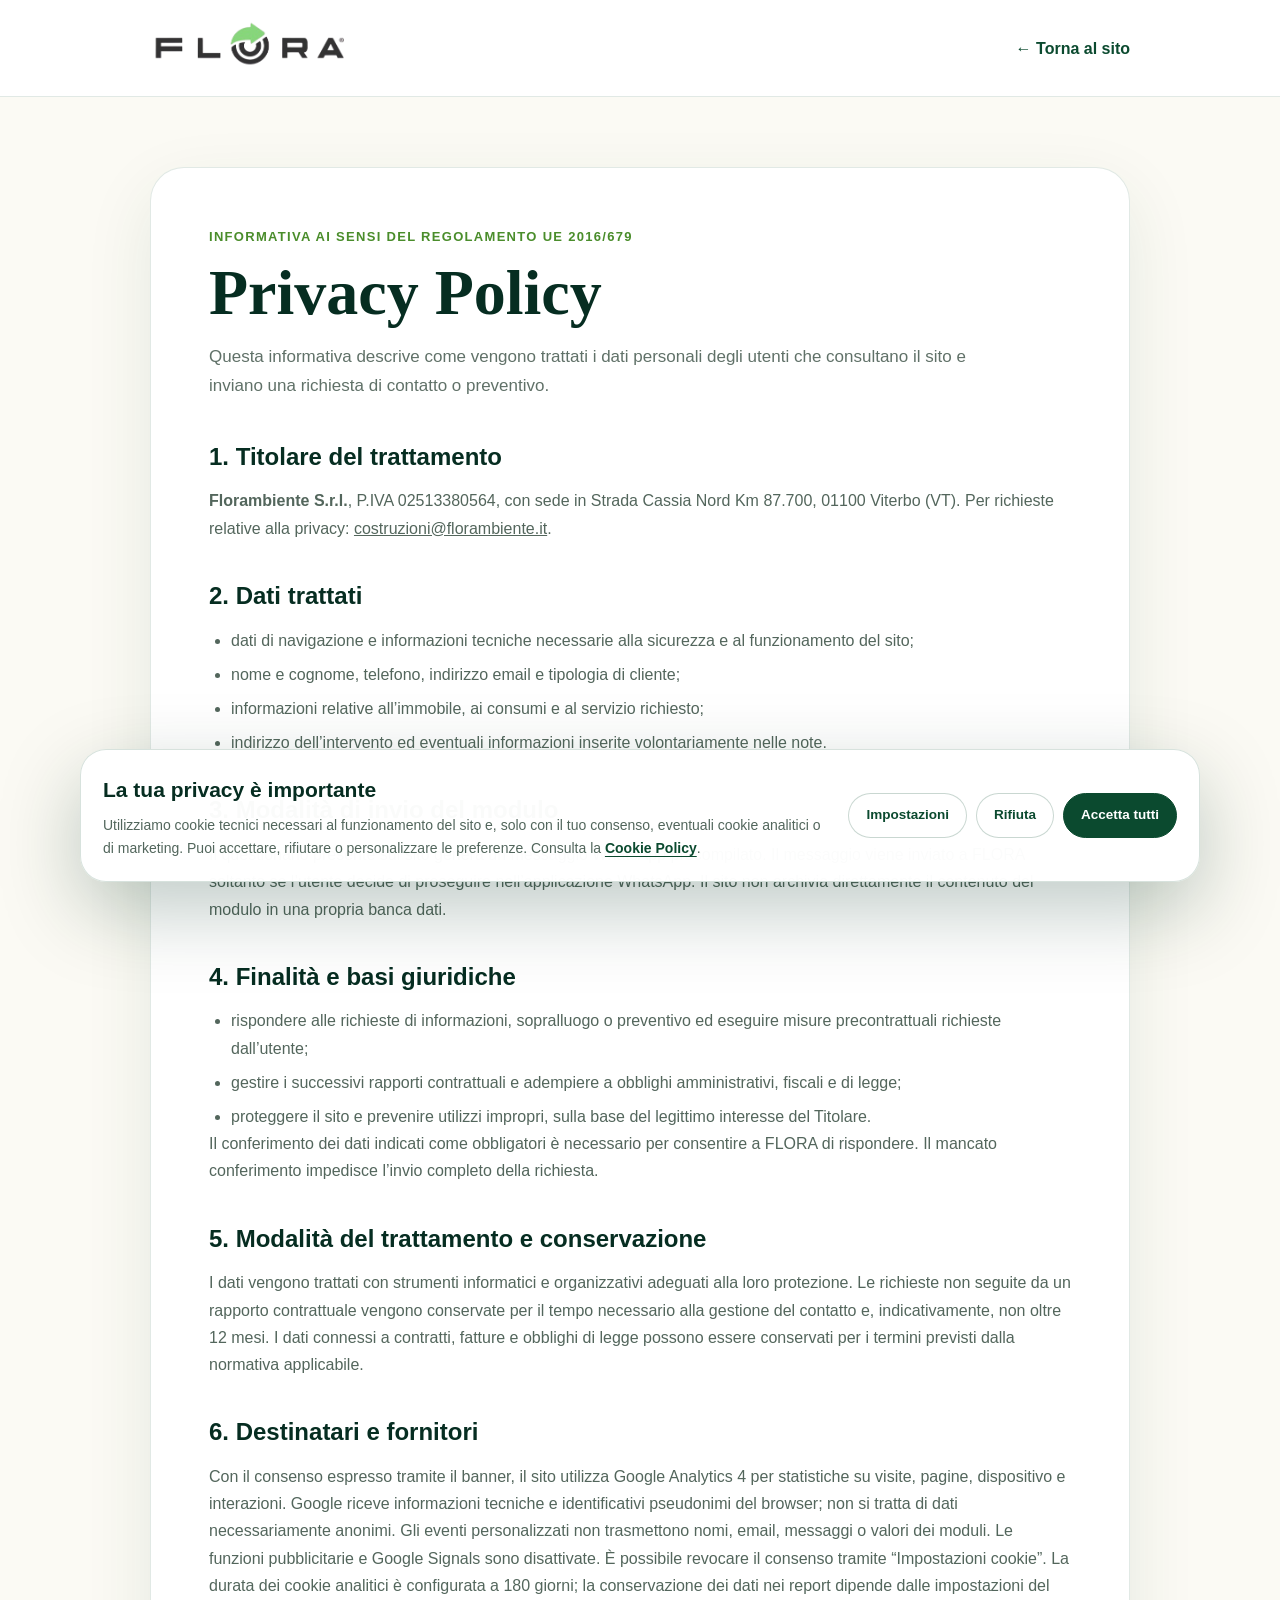
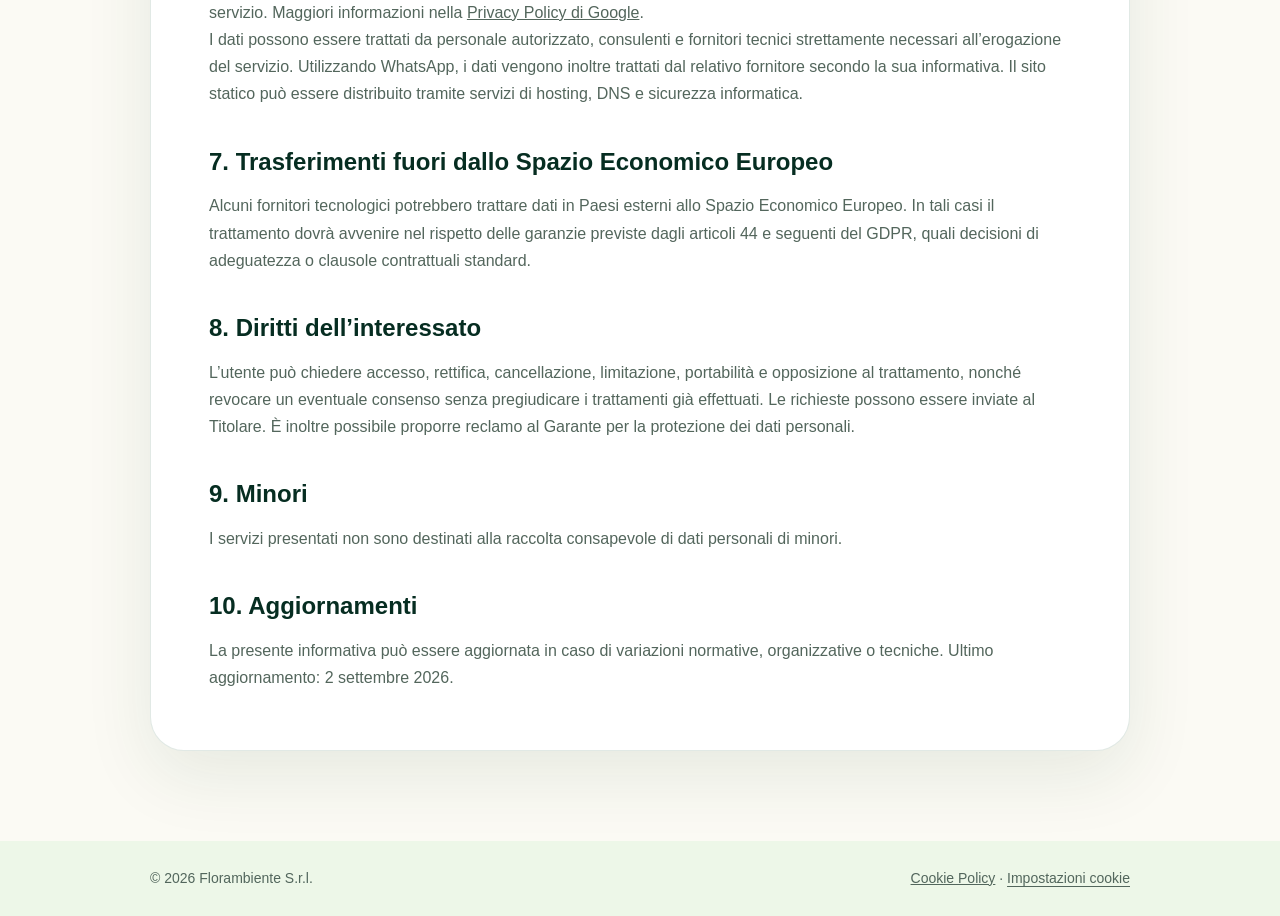
<file: privacy.html>
<!DOCTYPE html>
<html lang="it">
<head>
  <meta charset="UTF-8">
  <meta name="viewport" content="width=device-width, initial-scale=1.0">
  <title>Privacy Policy | FLORA</title>
  <meta name="description" content="Informativa sul trattamento dei dati personali del sito FLORA.">
  <link rel="stylesheet" href="./privacy-cookie.css">
  <style>
    :root { --green:#0b4a2f; --dark:#062d21; --muted:#607168; --cream:#fbfaf4; }
    * { box-sizing:border-box; margin:0; padding:0; }
    body { font-family:Arial, Helvetica, sans-serif; color:#14251c; background:var(--cream); line-height:1.7; }
    a { color:inherit; }
    header { padding:20px 0; background:#fff; border-bottom:1px solid rgba(11,74,47,.12); }
    .container { width:min(100% - 32px, 980px); margin:auto; }
    .nav { display:flex; justify-content:space-between; align-items:center; gap:20px; }
    .nav img { height:48px; width:auto; }
    .back { color:var(--green); font-weight:800; text-decoration:none; }
    main { padding:70px 0 90px; }
    .legal-card { padding:clamp(26px,5vw,58px); border:1px solid rgba(11,74,47,.12); border-radius:34px; background:#fff; box-shadow:0 24px 70px rgba(18,68,38,.09); }
    .eyebrow { margin-bottom:12px; color:#4a8d2b; font-size:13px; font-weight:900; letter-spacing:.1em; text-transform:uppercase; }
    h1 { max-width:760px; margin-bottom:16px; color:var(--dark); font-family:Georgia, serif; font-size:clamp(38px,7vw,64px); line-height:1.04; }
    .intro { max-width:780px; margin-bottom:36px; color:var(--muted); font-size:17px; }
    h2 { margin:34px 0 10px; color:var(--dark); font-size:24px; }
    p, li { color:#53665c; }
    ul { padding-left:22px; display:grid; gap:7px; }
    .notice { margin-top:38px; padding:18px 20px; border-radius:18px; background:#edf7e8; color:#365446; font-size:14px; }
    footer { padding:26px 0; background:#edf7e8; color:#52665c; font-size:14px; }
    .footer-row { display:flex; justify-content:space-between; gap:16px; flex-wrap:wrap; }
  </style>
</head>
<body>
  <header>
    <div class="container nav">
      <a href="index.html"><img src="./logo.png" alt="FLORA"></a>
      <a class="back" href="index.html">← Torna al sito</a>
    </div>
  </header>
  <main>
    <div class="container">
      <article class="legal-card">
        <div class="eyebrow">Informativa ai sensi del Regolamento UE 2016/679</div>
        <h1>Privacy Policy</h1>
        <p class="intro">Questa informativa descrive come vengono trattati i dati personali degli utenti che consultano il sito e inviano una richiesta di contatto o preventivo.</p>

        <h2>1. Titolare del trattamento</h2>
        <p><strong>Florambiente S.r.l.</strong>, P.IVA 02513380564, con sede in Strada Cassia Nord Km 87.700, 01100 Viterbo (VT). Per richieste relative alla privacy: <a href="mailto:costruzioni@florambiente.it">costruzioni@florambiente.it</a>.</p>

        <h2>2. Dati trattati</h2>
        <ul>
          <li>dati di navigazione e informazioni tecniche necessarie alla sicurezza e al funzionamento del sito;</li>
          <li>nome e cognome, telefono, indirizzo email e tipologia di cliente;</li>
          <li>informazioni relative all’immobile, ai consumi e al servizio richiesto;</li>
          <li>indirizzo dell’intervento ed eventuali informazioni inserite volontariamente nelle note.</li>
        </ul>

        <h2>3. Modalità di invio del modulo</h2>
        <p>Il questionario presente sul sito genera un messaggio WhatsApp precompilato. Il messaggio viene inviato a FLORA soltanto se l’utente decide di proseguire nell’applicazione WhatsApp. Il sito non archivia direttamente il contenuto del modulo in una propria banca dati.</p>

        <h2>4. Finalità e basi giuridiche</h2>
        <ul>
          <li>rispondere alle richieste di informazioni, sopralluogo o preventivo ed eseguire misure precontrattuali richieste dall’utente;</li>
          <li>gestire i successivi rapporti contrattuali e adempiere a obblighi amministrativi, fiscali e di legge;</li>
          <li>proteggere il sito e prevenire utilizzi impropri, sulla base del legittimo interesse del Titolare.</li>
        </ul>
        <p>Il conferimento dei dati indicati come obbligatori è necessario per consentire a FLORA di rispondere. Il mancato conferimento impedisce l’invio completo della richiesta.</p>

        <h2>5. Modalità del trattamento e conservazione</h2>
        <p>I dati vengono trattati con strumenti informatici e organizzativi adeguati alla loro protezione. Le richieste non seguite da un rapporto contrattuale vengono conservate per il tempo necessario alla gestione del contatto e, indicativamente, non oltre 12 mesi. I dati connessi a contratti, fatture e obblighi di legge possono essere conservati per i termini previsti dalla normativa applicabile.</p>

        <h2>6. Destinatari e fornitori</h2>
        <p>Con il consenso espresso tramite il banner, il sito utilizza Google Analytics 4 per statistiche su visite, pagine, dispositivo e interazioni. Google riceve informazioni tecniche e identificativi pseudonimi del browser; non si tratta di dati necessariamente anonimi. Gli eventi personalizzati non trasmettono nomi, email, messaggi o valori dei moduli. Le funzioni pubblicitarie e Google Signals sono disattivate. È possibile revocare il consenso tramite “Impostazioni cookie”. La durata dei cookie analitici è configurata a 180 giorni; la conservazione dei dati nei report dipende dalle impostazioni del servizio. Maggiori informazioni nella <a href="https://policies.google.com/privacy" target="_blank" rel="noopener">Privacy Policy di Google</a>.</p>
        <p>I dati possono essere trattati da personale autorizzato, consulenti e fornitori tecnici strettamente necessari all’erogazione del servizio. Utilizzando WhatsApp, i dati vengono inoltre trattati dal relativo fornitore secondo la sua informativa. Il sito statico può essere distribuito tramite servizi di hosting, DNS e sicurezza informatica.</p>

        <h2>7. Trasferimenti fuori dallo Spazio Economico Europeo</h2>
        <p>Alcuni fornitori tecnologici potrebbero trattare dati in Paesi esterni allo Spazio Economico Europeo. In tali casi il trattamento dovrà avvenire nel rispetto delle garanzie previste dagli articoli 44 e seguenti del GDPR, quali decisioni di adeguatezza o clausole contrattuali standard.</p>

        <h2>8. Diritti dell’interessato</h2>
        <p>L’utente può chiedere accesso, rettifica, cancellazione, limitazione, portabilità e opposizione al trattamento, nonché revocare un eventuale consenso senza pregiudicare i trattamenti già effettuati. Le richieste possono essere inviate al Titolare. È inoltre possibile proporre reclamo al Garante per la protezione dei dati personali.</p>

        <h2>9. Minori</h2>
        <p>I servizi presentati non sono destinati alla raccolta consapevole di dati personali di minori.</p>

        <h2>10. Aggiornamenti</h2>
        <p>La presente informativa può essere aggiornata in caso di variazioni normative, organizzative o tecniche. Ultimo aggiornamento: 2 settembre 2026.</p>

      </article>
    </div>
  </main>
  <footer><div class="container footer-row"><span>© 2026 Florambiente S.r.l.</span><span><a href="cookie-policy.html">Cookie Policy</a> · <button type="button" class="cookie-settings-link" data-cookie-action="settings">Impostazioni cookie</button></span></div></footer>
  <script src="./privacy-cookie.js"></script>
</body>
</html>
</file>
<file: privacy-cookie.css>
.privacy-check {
  display: flex;
  align-items: flex-start;
  gap: 11px;
  margin-top: 4px;
  color: #52665c;
  font-size: 13.5px;
  line-height: 1.55;
}

#privacyConsent {
  width: 18px;
  height: 18px;
  min-height: 18px;
  padding: 0;
  border-radius: 4px;
  margin-top: 2px;
  flex: 0 0 auto;
  accent-color: #0b4a2f;
}

.privacy-check a,
.legal-link {
  color: #0b4a2f;
  font-weight: 850;
  text-decoration: underline;
  text-underline-offset: 3px;
}

.cookie-banner {
  position: fixed;
  left: 18px;
  right: 18px;
  bottom: 18px;
  z-index: 5000;
  display: none;
  width: min(1120px, calc(100% - 36px));
  margin: 0 auto;
  padding: 22px;
  border: 1px solid rgba(11, 74, 47, 0.16);
  border-radius: 26px;
  background: rgba(255, 255, 255, 0.98);
  box-shadow: 0 28px 80px rgba(5, 47, 33, 0.25);
  color: #10251a;
}

.cookie-banner.visible {
  display: block;
}

.cookie-banner-inner {
  display: grid;
  grid-template-columns: 1fr auto;
  gap: 22px;
  align-items: center;
}

.cookie-banner h2 {
  margin: 0 0 7px;
  font-size: 21px;
}

.cookie-banner p {
  margin: 0;
  color: #52665c;
  font-size: 14px;
  line-height: 1.6;
}

.cookie-actions {
  display: flex;
  flex-wrap: wrap;
  justify-content: flex-end;
  gap: 9px;
}

.cookie-btn {
  min-height: 44px;
  padding: 10px 17px;
  border: 1px solid rgba(11, 74, 47, 0.22);
  border-radius: 999px;
  background: white;
  color: #0b4a2f;
  font: inherit;
  font-size: 13.5px;
  font-weight: 900;
  cursor: pointer;
}

.cookie-btn.primary {
  border-color: #0b4a2f;
  background: #0b4a2f;
  color: white;
}

.cookie-btn:hover,
.cookie-btn:focus-visible {
  transform: translateY(-1px);
  box-shadow: 0 8px 22px rgba(11, 74, 47, 0.14);
}

.cookie-modal {
  position: fixed;
  inset: 0;
  z-index: 5100;
  display: none;
  place-items: center;
  padding: 18px;
  background: rgba(4, 34, 23, 0.72);
  backdrop-filter: blur(8px);
}

.cookie-modal.open {
  display: grid;
}

.cookie-panel {
  width: min(620px, 100%);
  max-height: calc(100vh - 36px);
  overflow-y: auto;
  padding: 30px;
  border-radius: 28px;
  background: #fff;
  box-shadow: 0 36px 90px rgba(0, 0, 0, 0.32);
  color: #10251a;
}

.cookie-panel-head {
  display: flex;
  justify-content: space-between;
  gap: 18px;
  align-items: flex-start;
  margin-bottom: 20px;
}

.cookie-panel h2 {
  margin: 0 0 7px;
  font-size: 28px;
}

.cookie-panel p {
  color: #52665c;
  line-height: 1.6;
}

.cookie-close {
  width: 42px;
  height: 42px;
  flex: 0 0 auto;
  border: 0;
  border-radius: 50%;
  background: #edf7e8;
  color: #0b4a2f;
  font-size: 25px;
  cursor: pointer;
}

.cookie-option {
  display: flex;
  justify-content: space-between;
  gap: 20px;
  padding: 17px 0;
  border-top: 1px solid rgba(11, 74, 47, 0.12);
}

.cookie-option strong {
  display: block;
  margin-bottom: 4px;
}

.cookie-option p {
  margin: 0;
  font-size: 13px;
}

.cookie-switch {
  width: 46px;
  height: 24px;
  min-height: 24px;
  padding: 0;
  margin-top: 4px;
  accent-color: #0b4a2f;
}

.cookie-panel-actions {
  display: flex;
  flex-wrap: wrap;
  justify-content: flex-end;
  gap: 9px;
  margin-top: 22px;
}

.cookie-settings-link {
  border: 0;
  padding: 0;
  background: none;
  color: inherit;
  font: inherit;
  cursor: pointer;
  text-decoration: underline;
  text-underline-offset: 3px;
}

@media (max-width: 760px) {
  .cookie-banner {
    left: 10px;
    right: 10px;
    bottom: 10px;
    width: calc(100% - 20px);
    padding: 18px;
    border-radius: 22px;
  }

  .cookie-banner-inner {
    grid-template-columns: 1fr;
    gap: 16px;
  }

  .cookie-actions,
  .cookie-panel-actions {
    display: grid;
    grid-template-columns: 1fr;
  }

  .cookie-btn {
    width: 100%;
  }

  .cookie-panel {
    padding: 22px;
    border-radius: 23px;
  }
}
</file>
<file: natale.css>
.xmas-page,.xmas-modal,.xmas-banner{--xm-green:#103c31;--xm-red:#9d1724;--xm-gold:#b58640;--xm-cream:#fcf8ef;--xm-ink:#16372f;font-family:"Segoe UI",Arial,sans-serif;color:var(--xm-ink);box-sizing:border-box}
.xmas-page *,.xmas-modal *,.xmas-banner *{box-sizing:border-box}
.xmas-button{display:inline-flex;align-items:center;justify-content:center;gap:16px;padding:15px 24px;border-radius:50px;background:var(--xm-red);color:#fff!important;font-size:15px;font-weight:650;line-height:1.4;text-decoration:none!important;border:1px solid transparent;transition:background .2s,transform .2s;cursor:pointer;text-align:center}
.xmas-button:hover{background:#77121c;transform:translateY(-2px)}
.xmas-button:focus-visible,.xmas-close:focus-visible,.xmas-page a:focus-visible{outline:3px solid #c59849;outline-offset:4px}
.xmas-button-light{background:var(--xm-cream);color:var(--xm-green)!important}.xmas-button-light:hover{background:#eae1d0}
.xmas-kicker{font-size:11px;font-weight:700;letter-spacing:2px;line-height:1.7;display:block;color:#936725}
.xmas-banner{position:relative;display:flex;align-items:center;justify-content:center;gap:26px;background:radial-gradient(ellipse at 0 100%,#466246 0,transparent 45%),#103c31;padding:21px max(24px,calc((100% - 1180px)/2));color:white;overflow:hidden;border-bottom:1px solid #b58640;margin-top:104px}
.xmas-banner + .hero{padding-top:64px;min-height:calc(100vh - 195px)}
.xmas-banner .xmas-kicker{color:#e8ca8e;font-size:10px}.xmas-banner strong{display:block;font-size:19px;line-height:1.5}.xmas-banner-star{font-size:38px;color:#e8ca8e}.xmas-banner .xmas-button{flex-shrink:0;font-size:14px;padding:12px 22px;border-color:#d9ad67}
.xmas-modal{padding:0;border:1px solid #e6dac3;border-radius:22px;width:min(900px,calc(100% - 32px));max-height:calc(100dvh - 32px);margin:auto;background:var(--xm-cream);box-shadow:0 24px 90px #0005;overflow:auto}
.xmas-modal::backdrop{background:#071b16b8;backdrop-filter:blur(5px)}
.xmas-modal-layout{display:grid;grid-template-columns:.95fr 1.05fr;min-height:560px}.xmas-modal-photo{position:relative;min-height:100%;background:#29483c}.xmas-modal-photo img{display:block;width:100%;height:100%;position:absolute;object-fit:cover;object-position:48% center}.xmas-modal-photo>span{position:absolute;bottom:12px;left:15px;color:#fff;background:#112c259c;border-radius:5px;padding:4px 8px;font-size:10px}
.xmas-modal-copy{padding:44px 34px 34px;background:radial-gradient(circle at 100% 0,#e9ddc7 0,transparent 40%)}
.xmas-modal h2{font-family:Georgia,serif;font-size:43px;letter-spacing:-1.5px;line-height:1.04;margin:16px 0}.xmas-modal h2 em{font-style:normal;color:var(--xm-red)}.xmas-modal-intro{font-size:16px;line-height:1.55;margin:0 0 20px}.xmas-modal h3{font-size:17px;margin:0 0 15px;line-height:1.4}
.xmas-close{position:absolute;z-index:2;right:12px;top:10px;border:1px solid #ddd4c5;background:#fffdf7;color:#173b30;border-radius:50%;width:40px;height:40px;font:30px/1 Arial;cursor:pointer;display:grid;place-items:center}
.xmas-checks{list-style:none;margin:0 0 20px;padding:0}.xmas-checks li{position:relative;padding-left:24px;font-size:14px;line-height:1.7;margin:5px 0}.xmas-checks li::before{content:'✓';color:#94702e;font-weight:700;position:absolute;left:0}
.xmas-price{padding:14px 17px;margin:16px 0;background:#f0e5d3;border-radius:12px}.xmas-price>span{font-size:12px;display:block}.xmas-price strong{display:block;color:var(--xm-red);font:700 38px/1.3 Georgia,serif;letter-spacing:-1px}.xmas-price small{font:400 13px "Segoe UI",sans-serif;letter-spacing:0}.xmas-modal .xmas-button{display:flex;width:100%}
body.xmas-page{margin:0;background:var(--xm-cream);font-size:16px;line-height:1.65}.xmas-page a{color:inherit;text-decoration:none}.xmas-page img{max-width:100%}.xmas-wrap{width:min(1180px,calc(100% - 48px));margin:auto}
.xmas-nav{background:#fffdf7;border-bottom:1px solid #e6dfd1}.xmas-nav .xmas-wrap{min-height:90px;display:flex;align-items:center;justify-content:space-between;gap:24px}.xmas-nav img{width:180px;height:auto;display:block}.xmas-nav nav{display:flex;align-items:center;gap:24px;font-size:14px}.xmas-nav nav a:last-child{color:var(--xm-red);font-weight:700}
.xmas-hero{position:relative;min-height:620px;display:flex;align-items:center;background:#d9dfd5;overflow:hidden}.xmas-hero>img{position:absolute;inset:0;width:100%;height:100%;object-fit:cover;object-position:65% center}.xmas-hero::after{content:'';position:absolute;inset:0;background:linear-gradient(90deg,#fcf8effa 0%,#fcf8eff0 28%,#fcf8ef80 49%,transparent 70%)}
.xmas-hero .xmas-wrap{position:relative;z-index:1;padding-top:62px;padding-bottom:80px}.xmas-hero-copy{max-width:490px}.xmas-hero h1{font:400 clamp(42px,4.7vw,65px)/1.06 Georgia,serif;letter-spacing:-2px;margin:20px 0}.xmas-hero h1 em{font-style:normal;color:var(--xm-red)}.xmas-hero-copy>p{max-width:385px;font-size:17px;margin:18px 0}.xmas-hero-price{font-size:14px;margin:24px 0}.xmas-hero-price strong{font:700 46px/1.2 Georgia,serif;color:var(--xm-red);display:block;letter-spacing:-1px}.xmas-hero-price small{font:400 17px Arial;letter-spacing:0}.xmas-hero .xmas-caption{position:absolute;right:15px;bottom:8px;z-index:2;color:white;background:#102b23b3;font-size:10px;padding:3px 8px;border-radius:4px}
.xmas-specs{display:grid;grid-template-columns:repeat(3,1fr);position:relative;z-index:2;margin-top:-28px;background:#fffdf7;border:1px solid #e4dac6;box-shadow:0 12px 40px #17362c12;border-radius:14px;padding:26px}.xmas-specs>div{padding:0 24px;border-right:1px solid #decdae}.xmas-specs>div:last-child{border:0}.xmas-specs strong{font:700 27px/1.4 Georgia,serif;display:block}.xmas-specs span{font-size:14px;color:#52645c}
.xmas-section{padding:80px 0}.xmas-section h2{font:400 clamp(31px,3.4vw,43px)/1.15 Georgia,serif;letter-spacing:-1px;margin:12px 0 20px}.xmas-lead{max-width:680px;color:#53635c;margin:0 0 32px}.xmas-grid{display:grid;grid-template-columns:1fr 1fr;gap:36px;align-items:start}.xmas-card{background:white;border:1px solid #e6dfd1;border-radius:16px;padding:30px}.xmas-card h3{font:400 25px/1.3 Georgia,serif;margin:0 0 20px}.xmas-card dl{margin:0}.xmas-card dl>div{padding:12px 0;border-bottom:1px solid #ece5d8;display:grid;grid-template-columns:1fr 1fr;gap:18px}.xmas-card dl>div:last-child{border:0}.xmas-card dt{color:#617068;font-size:14px}.xmas-card dd{margin:0;font-size:14px;font-weight:600}.xmas-card .xmas-checks li{font-size:16px;margin:12px 0}.xmas-note{font-size:13px;color:#66746b;line-height:1.7;margin-top:20px}
.xmas-contact{color:#fff7e9;background:radial-gradient(ellipse at 100% 0,#42654f 0,transparent 60%),#103c31;position:relative;overflow:hidden;border-top:1px solid #b58640;border-bottom:1px solid #b58640}.xmas-contact .xmas-kicker{color:#dfbd7a}.xmas-contact h2{margin-top:14px}.xmas-contact p{max-width:600px;color:#dfebe0}.xmas-contact-grid{display:grid;grid-template-columns:1.1fr 1fr;gap:60px;align-items:center}.xmas-contact-action{background:#ffffff0d;border:1px solid #ffffff30;border-radius:18px;padding:30px}.xmas-contact-action .xmas-button{width:100%}.xmas-contact-action small{display:block;color:#e2e9df;font-size:13px;line-height:1.65;margin:14px 0}.xmas-contact-action a.xmas-tel{display:inline-block;font-size:15px;text-decoration:underline}.xmas-steps{padding-left:22px;color:#e4eee4}.xmas-steps li{padding:5px 0}
.xmas-faq{max-width:850px}.xmas-faq details{border-bottom:1px solid #dfd7c8;padding:20px 0}.xmas-faq summary{font-weight:650;cursor:pointer;padding-right:20px}.xmas-faq details p{color:#56665d;font-size:15px;max-width:730px}.xmas-footer{border-top:1px solid #ddd5c6;padding:30px 0;font-size:13px;color:#5b6c61}.xmas-footer .xmas-wrap{display:flex;justify-content:space-between;gap:20px;flex-wrap:wrap}.xmas-footer-links{display:flex;gap:18px;flex-wrap:wrap}.xmas-footer button{border:0;background:none;color:inherit;font:inherit;padding:0;text-decoration:underline;cursor:pointer}
@media(max-width:760px){.xmas-banner{gap:14px;padding:18px 20px;flex-wrap:wrap}.xmas-banner-star{display:none}.xmas-banner>div{text-align:center}.xmas-banner strong{font-size:16px}.xmas-banner .xmas-button{padding:10px 18px}.xmas-modal{width:calc(100% - 24px);max-height:calc(100dvh - 24px);border-radius:16px}.xmas-modal-layout{display:block;min-height:0}.xmas-modal-photo{height:175px;min-height:0}.xmas-modal-photo img{object-position:center 45%}.xmas-modal-copy{padding:22px}.xmas-modal h2{font-size:34px;margin:10px 0}.xmas-modal h2 br{display:none}.xmas-modal-intro{font-size:14px;margin-bottom:12px}.xmas-modal h3{font-size:16px;margin-bottom:10px}.xmas-checks{margin-bottom:10px}.xmas-modal .xmas-kicker{font-size:9px;letter-spacing:1.5px}.xmas-price{margin:12px 0;padding:10px 14px}.xmas-price strong{font-size:33px}.xmas-wrap{width:calc(100% - 36px)}.xmas-nav .xmas-wrap{min-height:76px;gap:12px}.xmas-nav img{width:130px}.xmas-nav nav{gap:14px;font-size:12px}.xmas-nav nav a:nth-child(2){display:none}.xmas-hero{min-height:0;display:block;padding-top:260px;background:#fbf6eb}.xmas-hero>img{height:290px;object-position:center 42%}.xmas-hero::after{height:300px;background:linear-gradient(0deg,#fcf8ef 0%,transparent 40%)}.xmas-hero .xmas-wrap{padding-top:0;padding-bottom:48px}.xmas-hero-copy{max-width:none}.xmas-hero h1{font-size:43px;margin-top:12px;letter-spacing:-1.5px}.xmas-hero-copy>p{font-size:16px}.xmas-hero-price{margin:20px 0}.xmas-hero-price strong{font-size:40px}.xmas-hero .xmas-caption{top:8px;bottom:auto;font-size:9px}.xmas-specs{margin-top:0;padding:16px 8px;gap:0}.xmas-specs>div{padding:0 10px}.xmas-specs strong{font-size:21px}.xmas-specs span{font-size:11px;line-height:1.4;display:block}.xmas-section{padding:48px 0}.xmas-grid,.xmas-contact-grid{grid-template-columns:1fr;gap:22px}.xmas-card,.xmas-contact-action{padding:24px}.xmas-card dl>div{grid-template-columns:1fr 1fr;gap:12px}.xmas-contact-action .xmas-button{font-size:14px;padding:15px}.xmas-page .cookie-banner-inner{padding-bottom:16px}.xmas-footer .xmas-wrap{display:block}.xmas-footer-links{margin-top:16px}}
@media(prefers-reduced-motion:reduce){.xmas-button{transition:none}.xmas-page{scroll-behavior:auto}}

/* A luminous Christmas frame, drawn in CSS: no additional image downloads. */
.xmas-modal{padding:15px;background:#103c31;border:1px solid #dfb66d;box-shadow:0 0 0 5px #b48d4930,0 28px 100px #0007;position:fixed}
.xmas-modal-layout{border-radius:12px;overflow:hidden;background:var(--xm-cream)}
.xmas-lights{position:absolute;inset:0;pointer-events:none;z-index:3;border:1px solid #d1b46b77;border-radius:20px;margin:7px}
.xmas-bulb{display:block;position:absolute;width:7px;height:11px;border-radius:45% 45% 55% 55%;background:var(--bulb-color);box-shadow:0 0 7px 2px var(--bulb-color),0 0 17px 3px #f5d08190;animation:xmas-warmth 3.8s ease-in-out infinite alternate;animation-delay:var(--bulb-delay)}
.xmas-bulb::before{content:'';position:absolute;top:-3px;left:1px;width:5px;height:4px;border-radius:1px;background:#88713d}
.xmas-bulb-top{top:-4px;left:var(--position);transform:translateX(-50%)}
.xmas-bulb-bottom{bottom:-4px;left:var(--position);transform:translateX(-50%) rotate(180deg)}
.xmas-bulb-left{left:-4px;top:var(--position);transform:translateY(-50%) rotate(-90deg)}
.xmas-bulb-right{right:-4px;top:var(--position);transform:translateY(-50%) rotate(90deg)}
.xmas-close{z-index:4;right:27px;top:25px}
.xmas-modal-copy{background:radial-gradient(circle at 100% 0,#e9ddc7 0,transparent 45%),var(--xm-cream)}
@keyframes xmas-warmth{from{opacity:.7}to{opacity:1}}
.xmas-gallery-section{background:linear-gradient(180deg,#fcf8ef,#f1eadb);border-bottom:1px solid #e4d8c2}
.xmas-seasonal-intro{display:flex;align-items:center;gap:12px;color:#936725;font-size:12px;letter-spacing:2px;font-weight:700;margin-bottom:20px}
.xmas-seasonal-intro::before,.xmas-seasonal-intro::after{content:'✦';font-size:22px;color:#b58640}
.xmas-gallery{display:grid;grid-template-columns:1fr 1fr;gap:28px;margin-top:32px}
.xmas-scene{margin:0;border-radius:20px;overflow:hidden;background:#fffdf7;box-shadow:0 14px 35px #16372f0d;border:1px solid #dfd3bc}
.xmas-scene-image{display:block;position:relative;aspect-ratio:3/2;overflow:hidden;background:#dcd9cc}
.xmas-scene-image img{display:block;width:100%;height:100%;object-fit:cover;transition:transform .5s}
.xmas-scene:hover img{transform:scale(1.025)}
.xmas-scene-badge{position:absolute;left:16px;bottom:16px;background:#103c31e8;color:#fff8e9;border:1px solid #d3b47b75;border-radius:30px;padding:7px 13px;font-size:11px;letter-spacing:.5px}
.xmas-scene figcaption{padding:25px 28px}.xmas-scene h3{font:400 27px/1.2 Georgia,serif;margin:0 0 12px;letter-spacing:-.5px}.xmas-scene p{margin:0;color:#56665d;font-size:15px;line-height:1.7}
.xmas-gallery-note{font-size:12px;color:#657368;line-height:1.8;margin:24px 0 0;max-width:900px}
.xmas-gallery-cta{margin-top:28px}
@media(max-width:760px){.xmas-modal{padding:12px}.xmas-modal-layout{border-radius:9px}.xmas-close{right:22px;top:22px;width:36px;height:36px}.xmas-lights{margin:5px}.xmas-bulb{width:6px;height:9px}.xmas-modal-photo{height:160px}.xmas-modal-copy{padding:20px}.xmas-gallery{grid-template-columns:1fr;gap:22px}.xmas-scene figcaption{padding:22px}.xmas-scene h3{font-size:26px}.xmas-seasonal-intro{font-size:10px;letter-spacing:1.2px}.xmas-gallery-cta .xmas-button{width:100%}}
@media(prefers-reduced-motion:reduce){.xmas-bulb{animation:none;opacity:1}.xmas-scene-image img{transition:none}.xmas-scene:hover img{transform:none}}

/* Keep the offer within its frame; allow only vertical scrolling when needed. */
.xmas-modal{overflow-x:hidden;overflow-y:auto;overscroll-behavior-x:none}
.xmas-modal-layout{grid-template-columns:minmax(0,.95fr) minmax(0,1.05fr);max-width:100%}
.xmas-modal-layout>*{min-width:0}
.xmas-close{width:56px;height:56px;border:3px solid #ad1728;color:#ad1728;background:#fffdf7;font-size:40px;font-weight:600;box-shadow:0 3px 12px #64131c20;right:25px;top:25px}
.xmas-close:hover{background:#ad1728;color:white}
.xmas-modal-copy>.xmas-kicker{padding-right:50px}
@media(max-width:760px){.xmas-close{width:50px;height:50px;font-size:36px;right:21px;top:21px}.xmas-modal-copy>.xmas-kicker{padding-right:0}}
</file>
<file: richieste-whatsapp.css>
/* Shared, scoped form validation and Christmas callback form. */
form[data-whatsapp-form] .request-required-note{margin:0 0 20px;font-size:13px;line-height:1.6;color:#56695b}
form[data-whatsapp-form] .request-form-status{font-size:13px;line-height:1.6;margin:16px 0;color:#52675b}
form[data-whatsapp-form] button[type=submit]:disabled{cursor:not-allowed;opacity:.58;transform:none;box-shadow:none}
form[data-whatsapp-form] [aria-invalid=true]{border-color:#b02030;box-shadow:0 0 0 2px #b0203010}
form[data-whatsapp-form] .request-field-error{font-size:12px;line-height:1.5;color:#a11929}
form[data-whatsapp-form] .request-field-error[hidden]{display:none}
form[data-whatsapp-form] .privacy-check input[type=checkbox]{flex:0 0 19px;width:19px;height:19px;min-height:19px;padding:0;margin:3px 0 0;accent-color:#0b4a2f}
.xmas-contact-form{margin:0;border:1px solid #e6dfd1;border-radius:18px;padding:32px;background:#fffdf7;color:#16372f;min-width:0}
.xmas-contact-form h3{font:400 28px/1.25 Georgia,serif;margin:0 0 14px}
.xmas-contact-form .request-fields{display:grid;grid-template-columns:minmax(0,1fr) minmax(0,1fr);gap:18px}
.xmas-contact-form .request-field{display:flex;flex-direction:column;gap:7px;min-width:0}
.xmas-contact-form .request-field-full{grid-column:1/-1}
.xmas-contact-form label{font-size:13px;font-weight:650;color:#253f33}
.xmas-contact-form input:not([type=checkbox]),.xmas-contact-form select,.xmas-contact-form textarea{display:block;width:100%;min-width:0;min-height:50px;box-sizing:border-box;border:1px solid #cbd9cc;border-radius:12px;background:#f7faf4;color:#16372f;font:inherit;font-size:15px;padding:12px}
.xmas-contact-form textarea{min-height:95px;resize:vertical}
.xmas-contact-form input:focus-visible,.xmas-contact-form select:focus-visible,.xmas-contact-form textarea:focus-visible{outline:3px solid #b5864050;outline-offset:1px;border-color:#8c713e}
.xmas-contact-form .privacy-check{display:flex;gap:10px;align-items:flex-start;line-height:1.6}
.xmas-contact-form .privacy-check a{color:#9d1724;text-decoration:underline}
.xmas-contact-form .xmas-button{width:100%;margin-top:4px}
.xmas-contact-form .request-send-note{margin:18px 0 0;font-size:12px;line-height:1.7;color:#637369}
.xmas-contact-grid{grid-template-columns:minmax(0,.8fr) minmax(0,1.2fr);gap:40px;align-items:start}
#richiamata{scroll-margin-top:24px}
@media(max-width:760px){.xmas-contact-grid{grid-template-columns:minmax(0,1fr);gap:24px}.xmas-contact-form{padding:23px}.xmas-contact-form .request-fields{grid-template-columns:minmax(0,1fr);gap:16px}.xmas-contact-form h3{font-size:25px}}
</file>
